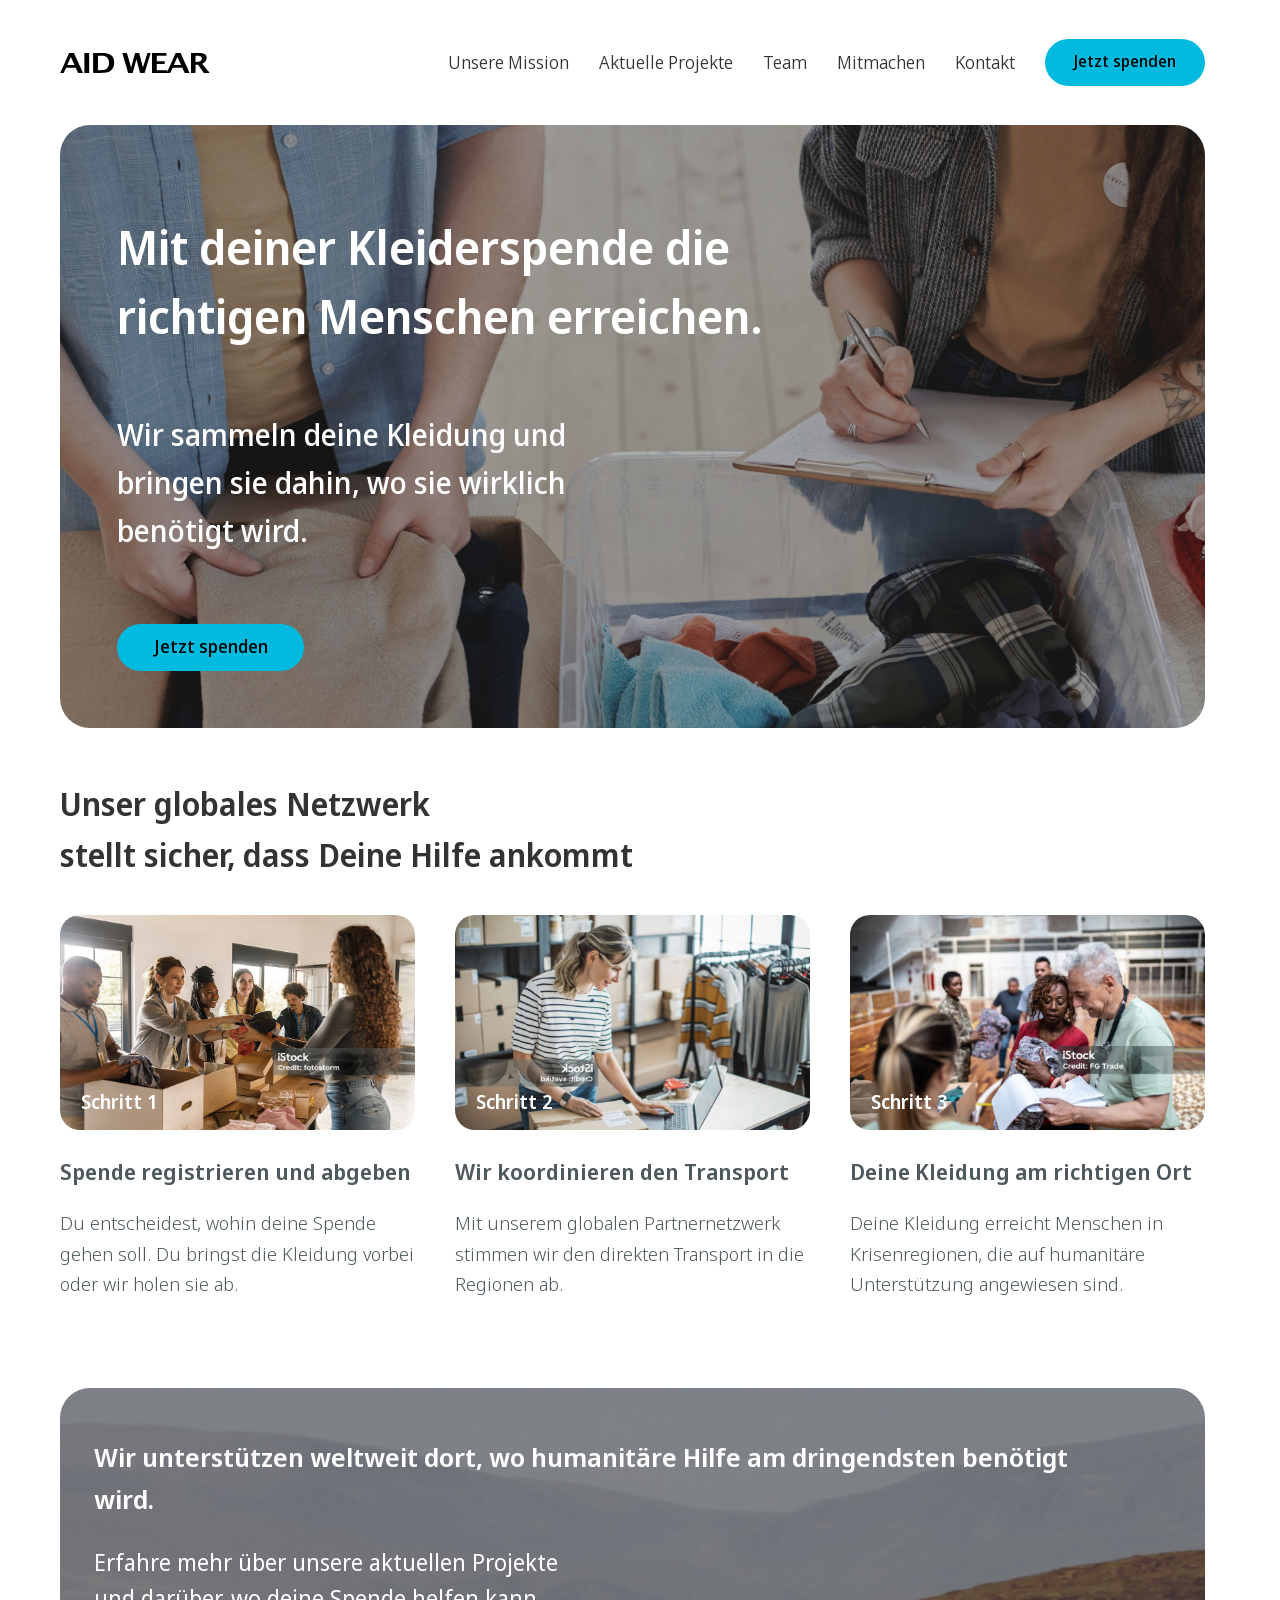
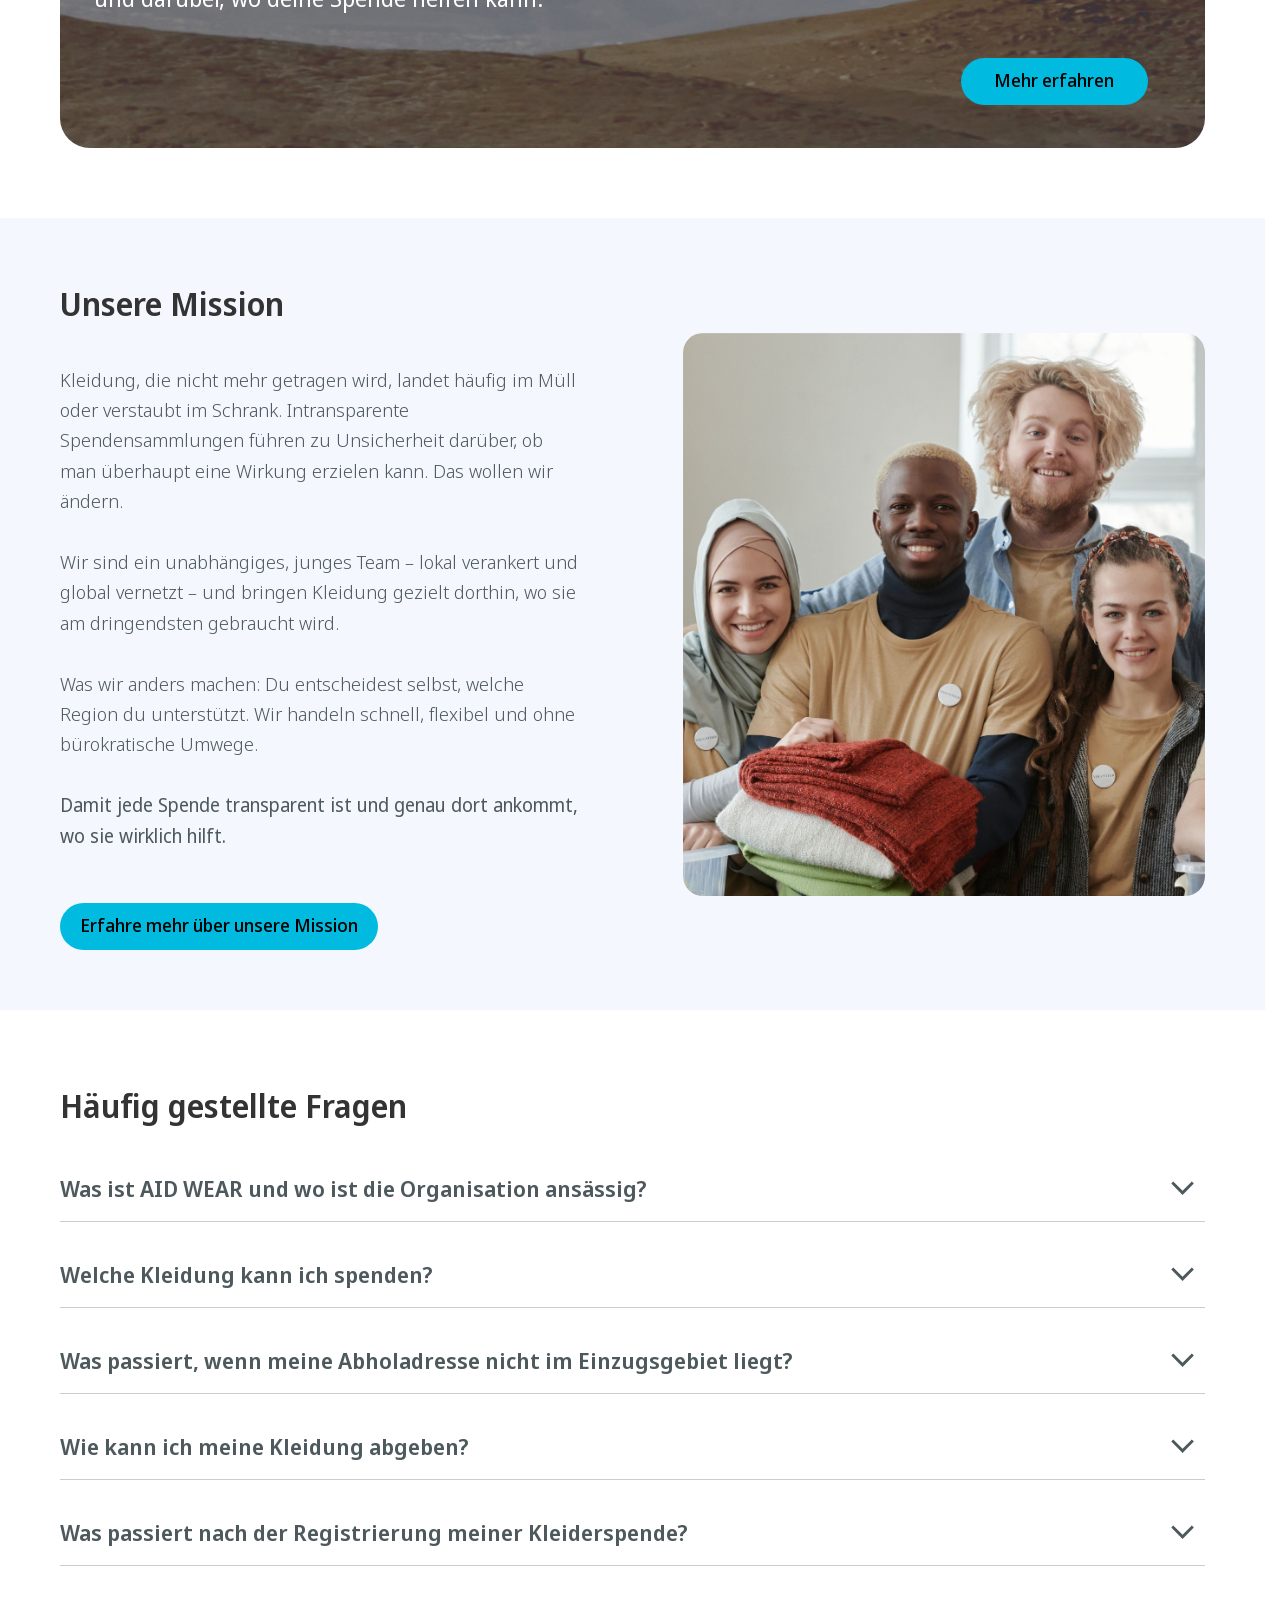
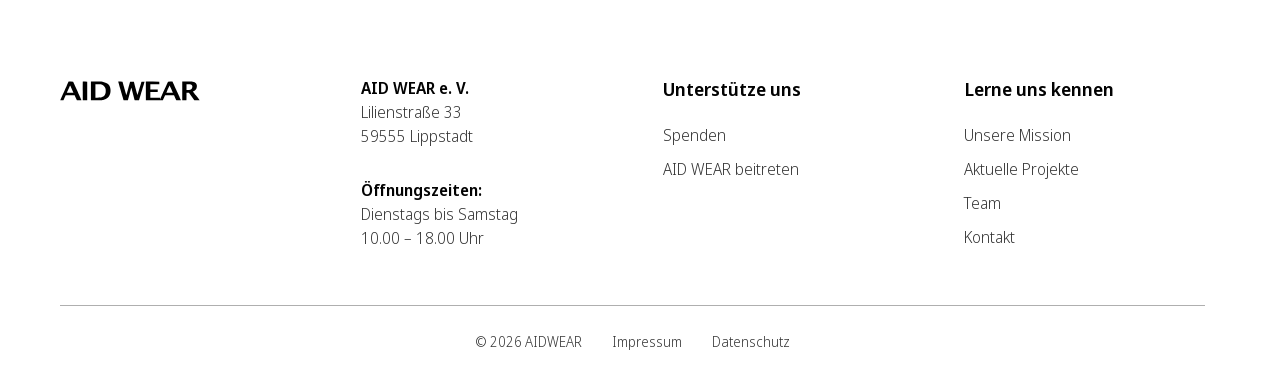
<file: index.html>
<!DOCTYPE html>
<html lang="de">
<head>
    <meta charset="UTF-8">
    <meta name="viewport" content="width=device-width, initial-scale=1.0">
    <title>Die transparente Kleiderspende⎪AID WEAR</title>
    <link rel="icon" href="favicon.png" type="image/png">
    <link rel="preconnect" href="https://fonts.googleapis.com">
    <link rel="preconnect" href="https://fonts.gstatic.com" crossorigin>
    <link href="https://fonts.googleapis.com/css2?family=Noto+Sans+Display:ital,wght@0,100..900;1,100..900&display=swap" rel="stylesheet"/>
    <link rel="stylesheet" href="css/normalize.css"/>
    <link rel="stylesheet" href="css/styles.css"/>
</head>
<body>    

<nav class="nav container">
    <a href="index.html" class="logo-link">
    <svg class="icon-logo">
    <use href="sources/sprite.svg#Logo">
    </use>
</svg>
</a>
    <div class="nav-toggler"> 
    <svg class="icon-menu icon-menu--open">
    <use href="sources/sprite.svg#menu_open">
    </use>
</svg>
<svg class="icon-menu icon-menu--close">
    <use href="sources/sprite.svg#menu_close">
    </use>
</svg>
</div>
<ul class="list nav-list">
    <li class="nav-items"><a href="#">Unsere Mission</a></li>
    <li class="nav-items"><a href="#">Aktuelle Projekte</a></li>
    <li class="nav-items"><a href="#">Team</a></li>
    <li class="nav-items"><a href="#">Mitmachen</a></li>
    <li class="nav-items"><a href="#">Kontakt</a></li>
    <li><a href="spende.html" class="button">Jetzt spenden</a></li>
</ul>
</nav>

<div class="container">
<div class="hero">
     <div class="hero-content">
        <h1>Mit deiner Kleiderspende die richtigen Menschen erreichen.</h1>
        <p>Wir sammeln deine Kleidung und bringen sie dahin, wo sie wirklich benötigt wird.</p>
        <a href="spende.html" class="button">Jetzt spenden</a>
        </div>
    </div>
</div>

<div class="card-section container">
    <h2>Unser globales Netzwerk <br> stellt sicher, dass Deine Hilfe ankommt</h2>
<div class="card-container">
<article class="card">
    <div class="card-img">
    <img src="sources/Step_one_lp.png" alt="Frau nimmt eine Spende entgegen.">
    <span class="step-label">Schritt 1</span>    
</div>
    <h4>Spende registrieren und abgeben</h4>
    <p>Du entscheidest, wohin deine Spende gehen soll. Du bringst die Kleidung vorbei oder wir holen sie ab.</p>
</article>

<article class="card">
    <div class="card-img">
    <img src="sources/Step_two_lp.png" alt="Frau bedient einen Laptop.">
    <span class="step-label">Schritt 2</span>       
</div>
    <h4>Wir koordinieren den Transport </h4>
    <p>Mit unserem globalen Partnernetzwerk stimmen wir den direkten Transport in die Regionen ab.</p>
</article>

<article class="card">
    <div class="card-img">
    <img src="sources/Step_three_lp.png" alt="Mann mit Klemmbrett in einer Krisenregion.">
    <span class="step-label">Schritt 3</span>        
</div>
    <h4>Deine Kleidung am richtigen Ort</h4>
    <p>Deine Kleidung erreicht Menschen in Krisenregionen, die auf humanitäre Unterstützung angewiesen sind.</p>
</article>
</div>
</div>

<div class="container">
<div class="target-banner">
<div class="target-content">
    <h3>Wir unterstützen weltweit dort, wo humanitäre Hilfe am dringendsten benötigt wird.</h3>
    <p><strong>Erfahre mehr über unsere aktuellen Projekte und darüber, wo deine Spende helfen kann.</strong></p>
    <a href="#" class="button">Mehr erfahren</a>
</div>
</div>
</div>

<div class="split-section">
<div class="split-section-container container">
<article class="split-section-content">
    <h2>Unsere Mission</h2>
    <p>Kleidung, die nicht mehr getragen wird, landet häufig im Müll oder verstaubt im Schrank. Intransparente Spendensammlungen führen zu Unsicherheit darüber, ob man überhaupt eine Wirkung erzielen kann. Das wollen wir ändern.
        <br><br>Wir sind ein unabhängiges, junges Team – lokal verankert und global vernetzt – und bringen Kleidung gezielt dorthin, wo sie am dringendsten gebraucht wird.
        <br><br>Was wir anders machen: Du entscheidest selbst, welche Region du unterstützt. Wir handeln schnell, flexibel und ohne bürokratische Umwege. 
        <br><br><strong>Damit jede Spende transparent ist und genau dort ankommt, wo sie wirklich hilft.</strong> </p>
<a href="#" class="button">Erfahre mehr über unsere Mission</a>
</article>

    <div class="split-section-image">
        <img src="sources/Team.jpg" alt="Team Aidwear">
    </div>
</div>
</div>

<div class="collapsible-container container">
    <h2>Häufig gestellte Fragen</h2>

<div class="collapsible">
<header class="collapsible-header">
    <h4 class="collapsible-heading">Was ist AID WEAR und wo ist die Organisation ansässig?</h4>
    <svg class="icon-chevron">
        <use href="sources/sprite.svg#chevron">
        </use>
    </svg>
</header>
<div class="collapsible-content">
<p>AID WEAR ist ein unabhängiger Verein mit Sitz in Lippstadt. Wir sammeln gespendete Kleidung und bringen sie gezielt dorthin, wo sie im Rahmen humanitärer Hilfe benötigt wird. Dabei verbinden wir unsere lokale Arbeit in Lippstadt mit einem globalen Partnernetzwerk. Unser Ziel ist es, Kleidung schnell, transparent und ohne unnötige bürokratische Umwege Menschen in aktuellen Krisengebieten zugänglich zu machen.</p>
</div>
</div>

<div class="collapsible">
    <header class="collapsible-header">
        <h4 class="collapsible-heading">Welche Kleidung kann ich spenden?</h4>
        <svg class="icon-chevron">
            <use href="sources/sprite.svg#chevron">
            </use>
        </svg>
    </header>
    <div class="collapsible-content">
    <p>Bei der Registrierung wählst du die Art der Kleidung aus einer vorgegebenen Liste aus. Dadurch können wir die Spenden besser erfassen und den Transport gezielt koordinieren.</p>
    </div>
    </div>

    <div class="collapsible">
        <header class="collapsible-header">
            <h4 class="collapsible-heading">Was passiert, wenn meine Abholadresse nicht im Einzugsgebiet liegt?</h4>
            <svg class="icon-chevron">
                <use href="sources/sprite.svg#chevron">
                </use>
            </svg>
        </header>
        <div class="collapsible-content">
        <p>Wenn die ersten beiden Ziffern deiner Postleitzahl nicht mit denen der Geschäftsstelle übereinstimmen, kann das Sammelfahrzeug deine Spende nicht abholen. In diesem Fall kannst du deine Kleidung alternativ persönlich an der Geschäftsstelle abgeben.</p>
        </div>
        </div>

        <div class="collapsible">
            <header class="collapsible-header">
                <h4 class="collapsible-heading">Wie kann ich meine Kleidung abgeben?</h4>
                <svg class="icon-chevron">
                    <use href="sources/sprite.svg#chevron">
                    </use>
                </svg>
            </header>
            <div class="collapsible-content">
            <p>Du kannst deine Kleiderspende entweder persönlich an unserer Geschäftsstelle abgeben oder unser Sammelfahrzeug zur Abholung anfordern. In beiden Fällen registrierst du zunächst deine Spende über das Formular.</p>
            </div>
            </div>

            <div class="collapsible">
                <header class="collapsible-header">
                    <h4 class="collapsible-heading">Was passiert nach der Registrierung meiner Kleiderspende?</h4>
                    <svg class="icon-chevron">
                        <use href="sources/sprite.svg#chevron">
                        </use>
                    </svg>
                </header>
                <div class="collapsible-content">
                <p>Nach erfolgreicher Registrierung ist deine Spende erfasst. Bei einer persönlichen Übergabe kannst du die Kleidung an der Geschäftsstelle abgeben. Bei einer Abholung stimmen wir den genauen Termin telefonisch mit dir ab. Anschließend wird die Kleidung gezielt dorthin gebracht, wo sie benötigt wird.</p>
                </div>
                </div>

</div>

<footer class="footer">
    <div class="container">
<div class="footer-grid">

            <svg class="icon-logo">
            <use href="sources/sprite.svg#Logo">
            </use>
        </svg>

    <div class="footer-column footer-address">
        <p>
          <strong>AID WEAR e. V.</strong><br>
          Lilienstraße 33<br>
          59555 Lippstadt
        </p>
  
        <p>
          <strong>Öffnungszeiten:</strong><br>
          Dienstags bis Samstag<br>
          10.00 – 18.00 Uhr
        </p>
      </div> 

      <nav class="footer-column" aria-label="Unterstütze uns">
        <h3>Unterstütze uns</h3>
        <ul>
          <li><a href="spende.html">Spenden</a></li>
          <li><a href="#">AID WEAR beitreten</a></li>
        </ul>
      </nav>

      <nav class="footer-column" aria-label="Lerne uns kennen">
        <h3>Lerne uns kennen</h3>
        <ul>
          <li><a href="#">Unsere Mission</a></li>
          <li><a href="#">Aktuelle Projekte</a></li>
          <li><a href="#">Team</a></li>
          <li><a href="#">Kontakt</a></li>
        </ul>
      </nav>
  
    </div>

    <div class="footer-divider"></div>

    <div class="footer-bottom">
        <nav aria-label="Rechtliche Informationen">
          <ul>
            <li>© 2026 AIDWEAR </li>
            <li><a href="impressum.html">Impressum</a></li>
            <li><a href="datenschutz.html">Datenschutz</a></li>
          </ul>
        </nav>
    </div>
</div>
</footer>

<script src="js/main.js"></script>

</body>
</html>
</file>
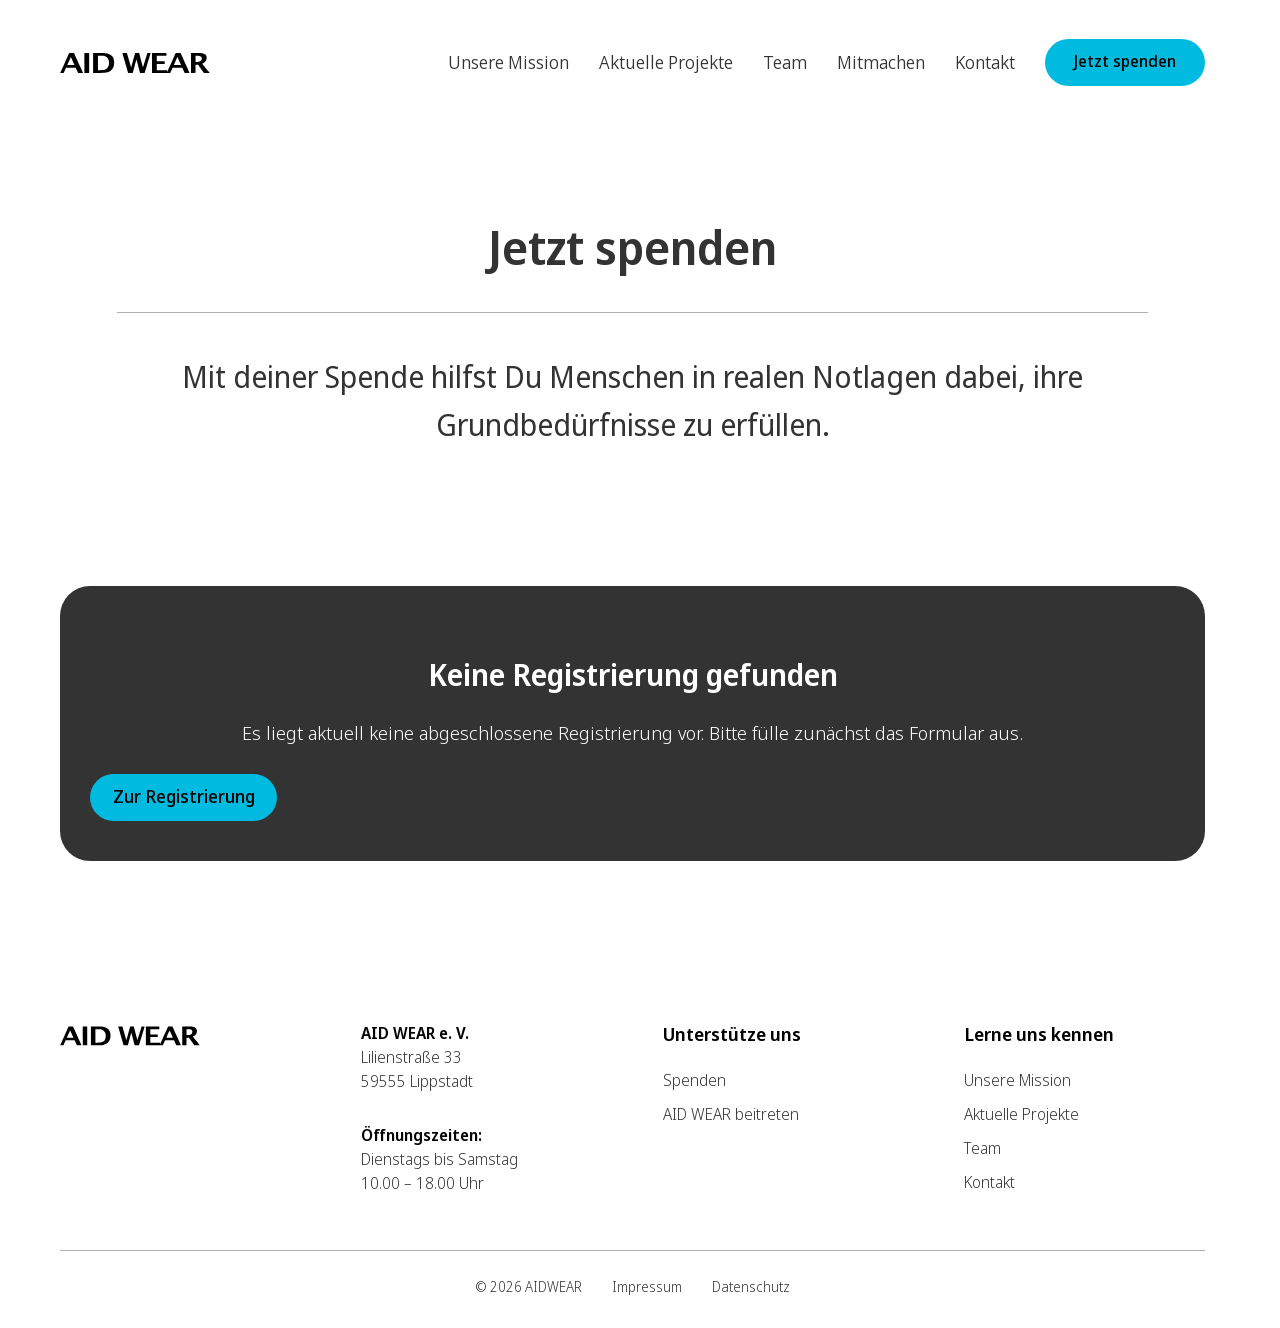
<file: bestaetigung.html>
<!DOCTYPE html>
<html lang="de">
<head>
    <meta charset="UTF-8">
    <meta name="viewport" content="width=device-width, initial-scale=1.0">
    <title>Registrierung bestätigt⎪AID WEAR</title>
    <link rel="icon" href="favicon.png" type="image/png">
    <link rel="preconnect" href="https://fonts.googleapis.com">
    <link rel="preconnect" href="https://fonts.gstatic.com" crossorigin>
    <link href="https://fonts.googleapis.com/css2?family=Noto+Sans+Display:ital,wght@0,100..900;1,100..900&display=swap" rel="stylesheet"/>
    <link rel="stylesheet" href="css/normalize.css"/>
    <link rel="stylesheet" href="css/styles.css"/>
    <link rel="stylesheet" href="css/confirmation.css"/>
</head>
<body>

<nav class="nav container">
    <a href="index.html" class="logo-link">
    <svg class="icon-logo">
    <use href="sources/sprite.svg#Logo">
    </use>
</svg>
</a>
    <div class="nav-toggler">
    <svg class="icon-menu icon-menu--open">
    <use href="sources/sprite.svg#menu_open">
    </use>
</svg>
<svg class="icon-menu icon-menu--close">
    <use href="sources/sprite.svg#menu_close">
    </use>
</svg>
</div>
<ul class="list nav-list">
    <li class="nav-items"><a href="#">Unsere Mission</a></li>
    <li class="nav-items"><a href="#">Aktuelle Projekte</a></li>
    <li class="nav-items"><a href="#">Team</a></li>
    <li class="nav-items"><a href="#">Mitmachen</a></li>
    <li class="nav-items"><a href="#">Kontakt</a></li>
    <li><a href="spende.html" class="button">Jetzt spenden</a></li>
</ul>
</nav>

<div class="container">
  <div class="hero hero--text-only">
    <div class="hero-content">
      <h1>Jetzt spenden</h1>
      <div class="hero-content-divider"></div>
      <p>Mit deiner Spende hilfst Du Menschen in realen Notlagen dabei, ihre Grundbedürfnisse zu erfüllen.</p>
    </div>
  </div>
</div>

<div class="container confirmation">
  <section class="confirmation-box" id="confirmation-box" aria-live="polite">
    <!-- wird per JavaScript aus sessionStorage befüllt -->
  </section>
</div>

<footer class="footer">
    <div class="container">
<div class="footer-grid">

            <svg class="icon-logo">
            <use href="sources/sprite.svg#Logo">
            </use>
        </svg>

    <div class="footer-column footer-address">
        <p>
          <strong>AID WEAR e. V.</strong><br>
          Lilienstraße 33<br>
          59555 Lippstadt
        </p>

        <p>
          <strong>Öffnungszeiten:</strong><br>
          Dienstags bis Samstag<br>
          10.00 – 18.00 Uhr
        </p>
      </div>

      <nav class="footer-column" aria-label="Unterstütze uns">
        <h3>Unterstütze uns</h3>
        <ul>
          <li><a href="spende.html">Spenden</a></li>
          <li><a href="#">AID WEAR beitreten</a></li>
        </ul>
      </nav>

      <nav class="footer-column" aria-label="Lerne uns kennen">
        <h3>Lerne uns kennen</h3>
        <ul>
          <li><a href="#">Unsere Mission</a></li>
          <li><a href="#">Aktuelle Projekte</a></li>
          <li><a href="#">Team</a></li>
          <li><a href="#">Kontakt</a></li>
        </ul>
      </nav>

    </div>

    <div class="footer-divider"></div>

    <div class="footer-bottom">
        <nav aria-label="Rechtliche Informationen">
          <ul>
            <li>© 2026 AIDWEAR </li>
            <li><a href="impressum.html">Impressum</a></li>
            <li><a href="datenschutz.html">Datenschutz</a></li>
          </ul>
        </nav>
    </div>
</div>
</footer>
<script src="js/main.js"></script>
<script src="js/confirmation.js"></script>

</body>
</html>
</file>
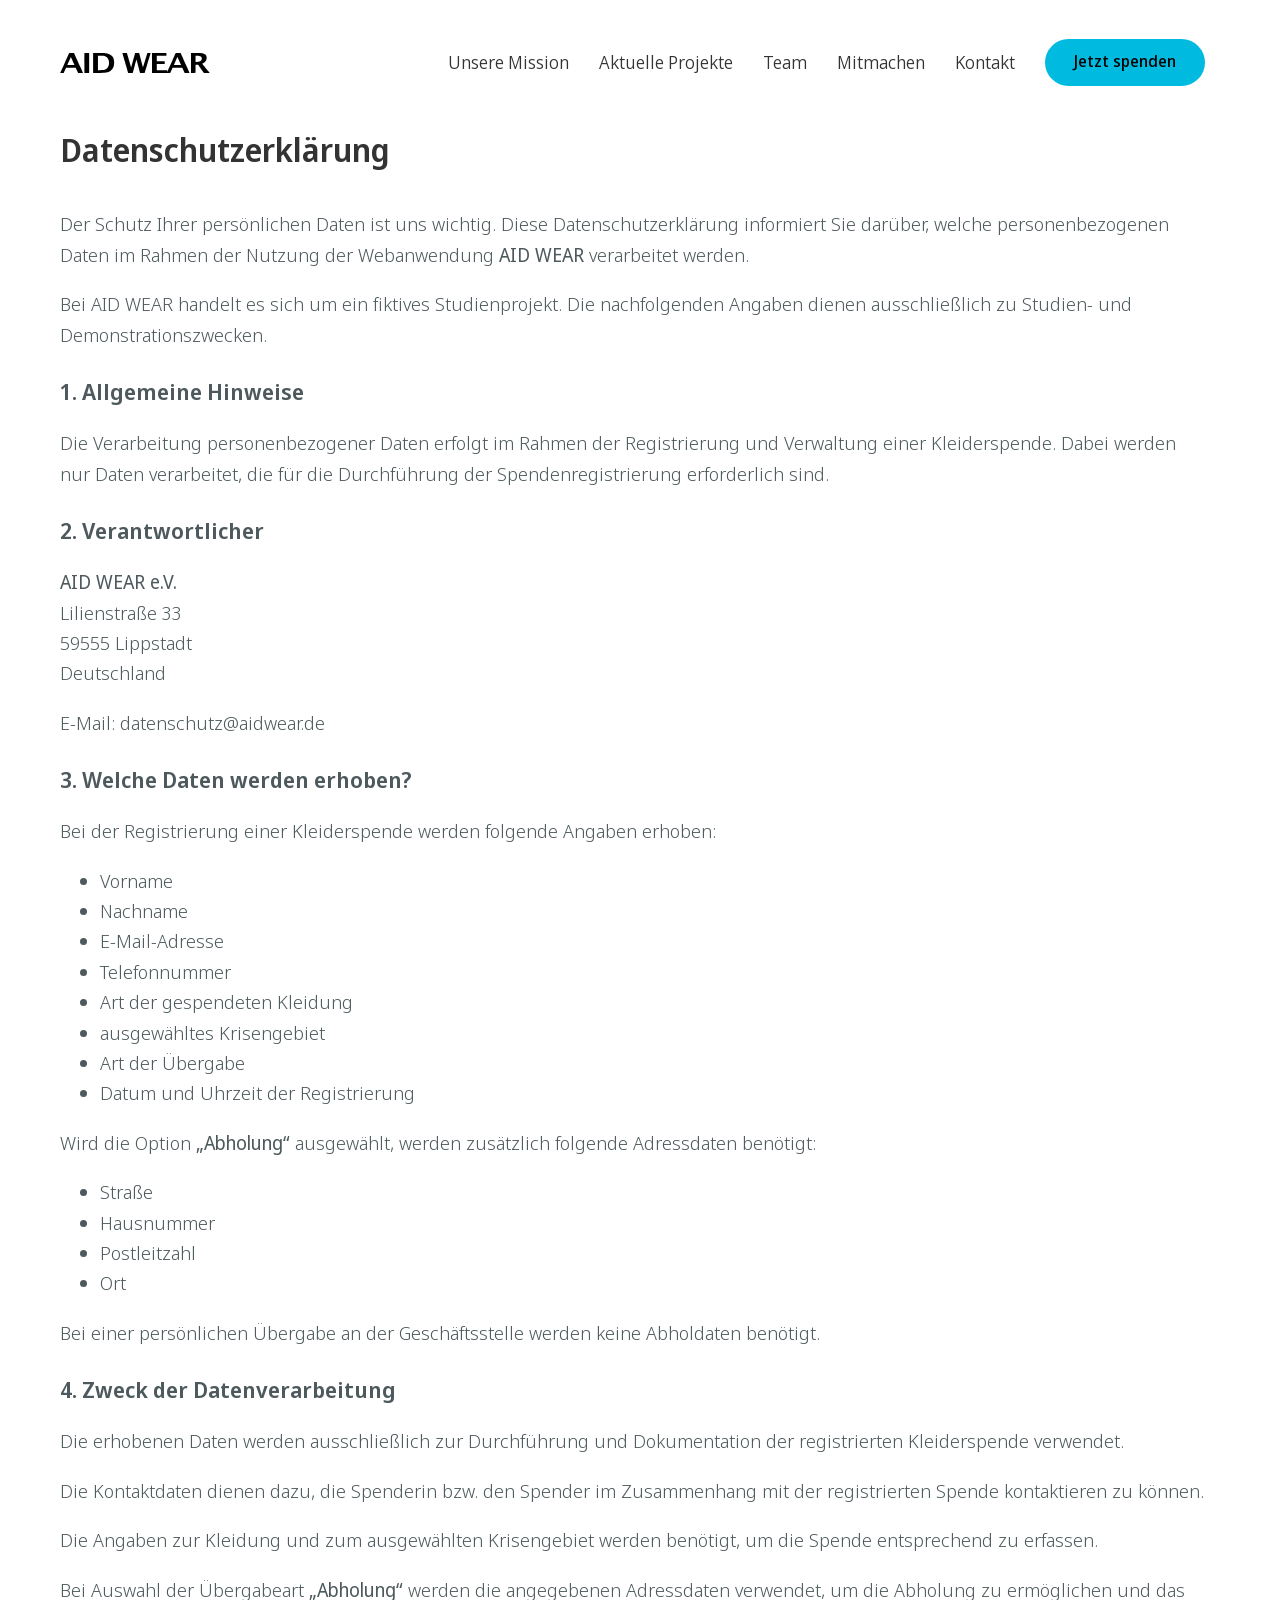
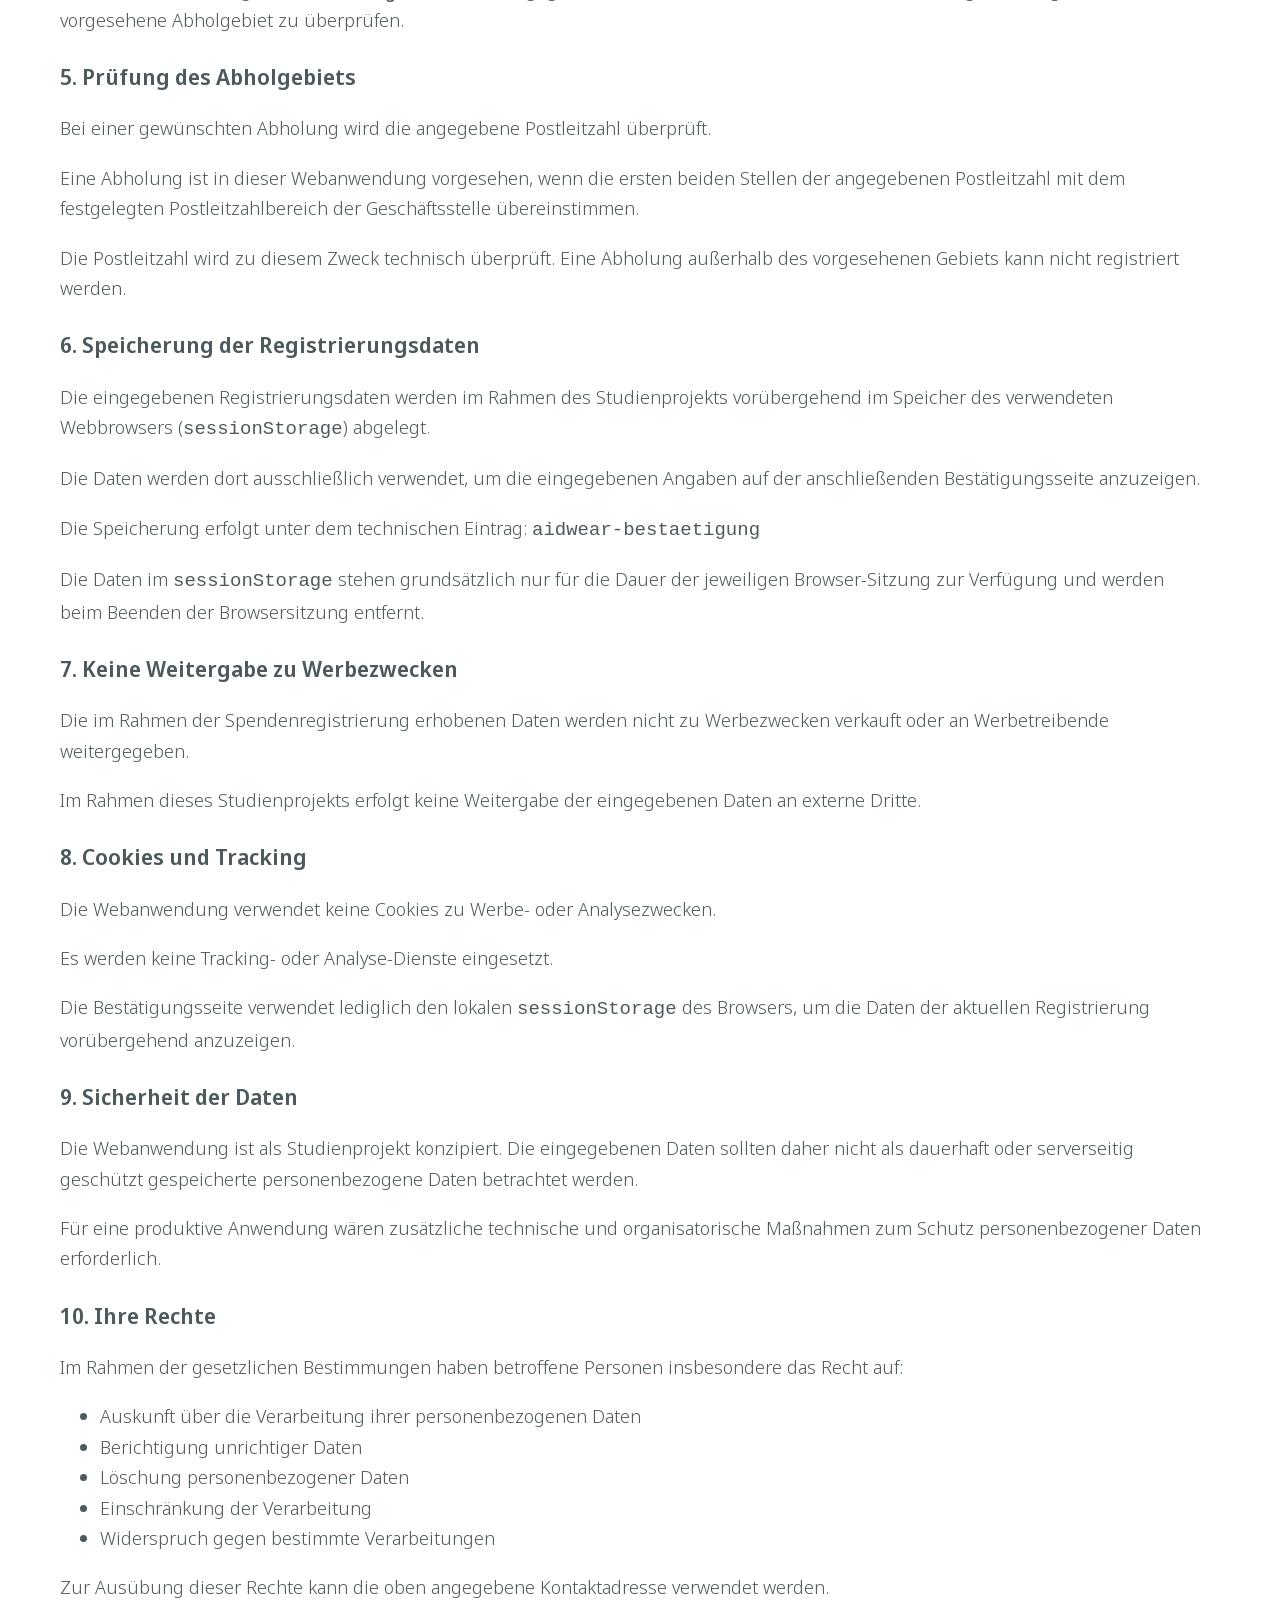
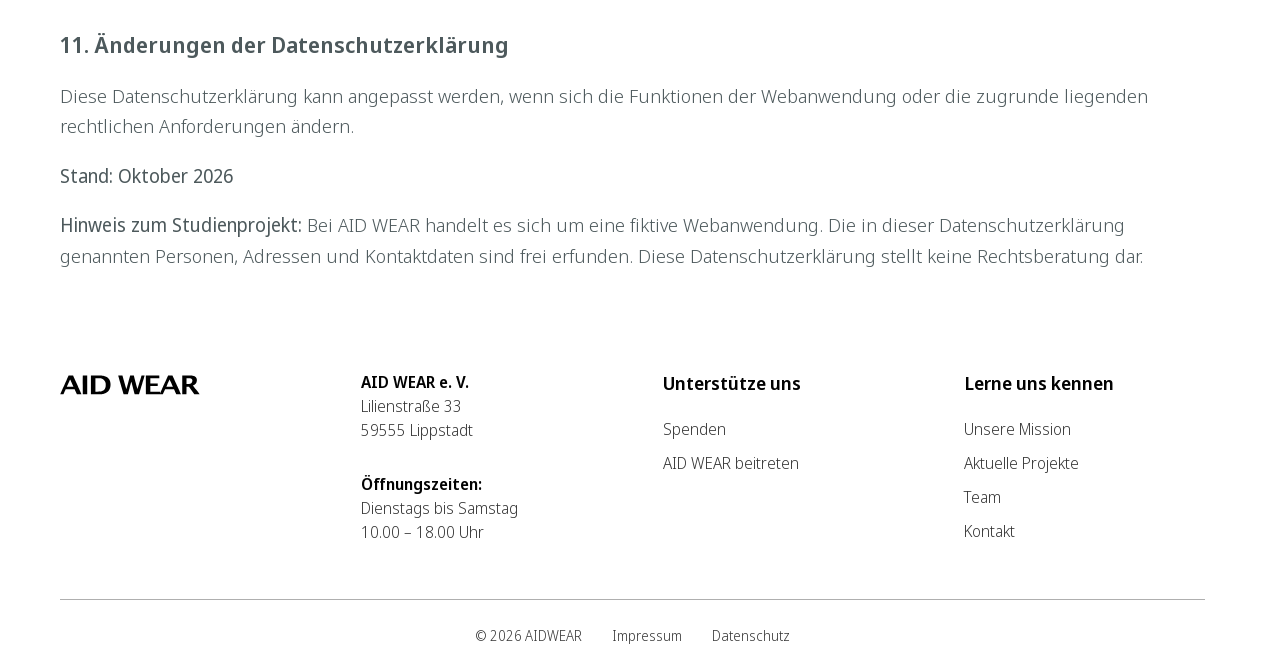
<file: datenschutz.html>
<!DOCTYPE html>
<html lang="de">
<head>
    <meta charset="UTF-8">
    <meta name="viewport" content="width=device-width, initial-scale=1.0">
    <title>Datenschutz⎪AID WEAR</title>
    <link rel="icon" href="favicon.png" type="image/png">
    <link rel="preconnect" href="https://fonts.googleapis.com">
    <link rel="preconnect" href="https://fonts.gstatic.com" crossorigin>
    <link href="https://fonts.googleapis.com/css2?family=Noto+Sans+Display:ital,wght@0,100..900;1,100..900&display=swap" rel="stylesheet"/>
    <link rel="stylesheet" href="css/normalize.css"/>
    <link rel="stylesheet" href="css/styles.css"/>
</head>
<body>

<nav class="nav container">
    <a href="index.html" class="logo-link">
    <svg class="icon-logo">
    <use href="sources/sprite.svg#Logo">
    </use>
</svg>
</a>
    <div class="nav-toggler"> 
    <svg class="icon-menu icon-menu--open">
    <use href="sources/sprite.svg#menu_open">
    </use>
</svg>
<svg class="icon-menu icon-menu--close">
    <use href="sources/sprite.svg#menu_close">
    </use>
</svg>
</div>
<ul class="list nav-list">
    <li class="nav-items"><a href="#">Unsere Mission</a></li>
    <li class="nav-items"><a href="#">Aktuelle Projekte</a></li>
    <li class="nav-items"><a href="#">Team</a></li>
    <li class="nav-items"><a href="#">Mitmachen</a></li>
    <li class="nav-items"><a href="#">Kontakt</a></li>
    <li><a href="spende.html" class="button">Jetzt spenden</a></li>
</ul>
</nav>

<main>
  <div class="text-container">

        <h1>Datenschutzerklärung</h1>
    
        <p>
            Der Schutz Ihrer persönlichen Daten ist uns wichtig. Diese
            Datenschutzerklärung informiert Sie darüber, welche personenbezogenen
            Daten im Rahmen der Nutzung der Webanwendung <strong>AID WEAR</strong>
            verarbeitet werden.
        </p>
    
        <p>
            Bei AID WEAR handelt es sich um ein fiktives Studienprojekt. Die
            nachfolgenden Angaben dienen ausschließlich zu Studien- und
            Demonstrationszwecken.
        </p>
    
        <h4>1. Allgemeine Hinweise</h4>
    
        <p>
            Die Verarbeitung personenbezogener Daten erfolgt im Rahmen der
            Registrierung und Verwaltung einer Kleiderspende. Dabei werden nur
            Daten verarbeitet, die für die Durchführung der Spendenregistrierung
            erforderlich sind.
        </p>
    
        <h4>2. Verantwortlicher</h4>
    
        <p>
            <strong>AID WEAR e.V.</strong><br>
            Lilienstraße 33<br>
           59555 Lippstadt<br>
            Deutschland
        </p>
    
        <p>
            E-Mail:
                datenschutz@aidwear.de
        </p>
    
        <h4>3. Welche Daten werden erhoben?</h4>
    
        <p>
            Bei der Registrierung einer Kleiderspende werden folgende Angaben
            erhoben:
        </p>
    
        <ul>
            <li>Vorname</li>
            <li>Nachname</li>
            <li>E-Mail-Adresse</li>
            <li>Telefonnummer</li>
            <li>Art der gespendeten Kleidung</li>
            <li>ausgewähltes Krisengebiet</li>
            <li>Art der Übergabe</li>
            <li>Datum und Uhrzeit der Registrierung</li>
        </ul>
    
        <p>
            Wird die Option <strong>„Abholung“</strong> ausgewählt, werden
            zusätzlich folgende Adressdaten benötigt:
        </p>
    
        <ul>
            <li>Straße</li>
            <li>Hausnummer</li>
            <li>Postleitzahl</li>
            <li>Ort</li>
        </ul>
    
        <p>
            Bei einer persönlichen Übergabe an der Geschäftsstelle werden keine
            Abholdaten benötigt.
        </p>
    
        <h4>4. Zweck der Datenverarbeitung</h4>
    
        <p>
            Die erhobenen Daten werden ausschließlich zur Durchführung und
            Dokumentation der registrierten Kleiderspende verwendet.
        </p>
    
        <p>
            Die Kontaktdaten dienen dazu, die Spenderin bzw. den Spender im
            Zusammenhang mit der registrierten Spende kontaktieren zu können.
        </p>
    
        <p>
            Die Angaben zur Kleidung und zum ausgewählten Krisengebiet werden
            benötigt, um die Spende entsprechend zu erfassen.
        </p>
    
        <p>
            Bei Auswahl der Übergabeart <strong>„Abholung“</strong> werden die
            angegebenen Adressdaten verwendet, um die Abholung zu ermöglichen
            und das vorgesehene Abholgebiet zu überprüfen.
        </p>
    
        <h4>5. Prüfung des Abholgebiets</h4>
    
        <p>
            Bei einer gewünschten Abholung wird die angegebene Postleitzahl
            überprüft.
        </p>
    
        <p>
            Eine Abholung ist in dieser Webanwendung vorgesehen, wenn die ersten
            beiden Stellen der angegebenen Postleitzahl mit dem festgelegten
            Postleitzahlbereich der Geschäftsstelle übereinstimmen.
        </p>
    
        <p>
            Die Postleitzahl wird zu diesem Zweck technisch überprüft. Eine
            Abholung außerhalb des vorgesehenen Gebiets kann nicht registriert
            werden.
        </p>
    
        <h4>6. Speicherung der Registrierungsdaten</h4>
    
        <p>
            Die eingegebenen Registrierungsdaten werden im Rahmen des
            Studienprojekts vorübergehend im Speicher des verwendeten
            Webbrowsers (<code>sessionStorage</code>) abgelegt.
        </p>
    
        <p>
            Die Daten werden dort ausschließlich verwendet, um die eingegebenen
            Angaben auf der anschließenden Bestätigungsseite anzuzeigen.
        </p>
    
        <p>
            Die Speicherung erfolgt unter dem technischen Eintrag:
            <code>aidwear-bestaetigung</code>
        </p>
    
        <p>
            Die Daten im <code>sessionStorage</code> stehen grundsätzlich nur für
            die Dauer der jeweiligen Browser-Sitzung zur Verfügung und werden
            beim Beenden der Browsersitzung entfernt.
        </p>
    
        <h4>7. Keine Weitergabe zu Werbezwecken</h4>
    
        <p>
            Die im Rahmen der Spendenregistrierung erhobenen Daten werden nicht
            zu Werbezwecken verkauft oder an Werbetreibende weitergegeben.
        </p>
    
        <p>
            Im Rahmen dieses Studienprojekts erfolgt keine Weitergabe der
            eingegebenen Daten an externe Dritte.
        </p>
    
        <h4>8. Cookies und Tracking</h4>
    
        <p>
            Die Webanwendung verwendet keine Cookies zu Werbe- oder
            Analysezwecken.
        </p>
    
        <p>
            Es werden keine Tracking- oder Analyse-Dienste eingesetzt.
        </p>
    
        <p>
            Die Bestätigungsseite verwendet lediglich den lokalen
            <code>sessionStorage</code> des Browsers, um die Daten der aktuellen
            Registrierung vorübergehend anzuzeigen.
        </p>
    
        <h4>9. Sicherheit der Daten</h4>
    
        <p>
            Die Webanwendung ist als Studienprojekt konzipiert. Die eingegebenen
            Daten sollten daher nicht als dauerhaft oder serverseitig geschützt
            gespeicherte personenbezogene Daten betrachtet werden.
        </p>
    
        <p>
            Für eine produktive Anwendung wären zusätzliche technische und
            organisatorische Maßnahmen zum Schutz personenbezogener Daten
            erforderlich.
        </p>
    
        <h4>10. Ihre Rechte</h4>
    
        <p>
            Im Rahmen der gesetzlichen Bestimmungen haben betroffene Personen
            insbesondere das Recht auf:
        </p>
    
        <ul>
            <li>Auskunft über die Verarbeitung ihrer personenbezogenen Daten</li>
            <li>Berichtigung unrichtiger Daten</li>
            <li>Löschung personenbezogener Daten</li>
            <li>Einschränkung der Verarbeitung</li>
            <li>Widerspruch gegen bestimmte Verarbeitungen</li>
        </ul>
    
        <p>
            Zur Ausübung dieser Rechte kann die oben angegebene Kontaktadresse
            verwendet werden.
        </p>
    
        <h4>11. Änderungen der Datenschutzerklärung</h4>
    
        <p>
            Diese Datenschutzerklärung kann angepasst werden, wenn sich die
            Funktionen der Webanwendung oder die zugrunde liegenden rechtlichen
            Anforderungen ändern.
        </p>
    
        <p>
            <strong>Stand: Oktober 2026</strong>
        </p>
    
        <p class="privacy-note">
            <strong>Hinweis zum Studienprojekt:</strong>
            Bei AID WEAR handelt es sich um eine fiktive Webanwendung. Die in
            dieser Datenschutzerklärung genannten Personen, Adressen und
            Kontaktdaten sind frei erfunden. Diese Datenschutzerklärung stellt
            keine Rechtsberatung dar.
        </p>
    
  </div>
</main>

<footer class="footer">
    <div class="container">
<div class="footer-grid">

            <svg class="icon-logo">
            <use href="sources/sprite.svg#Logo">
            </use>
        </svg>

    <div class="footer-column footer-address">
        <p>
          <strong>AID WEAR e. V.</strong><br>
          Lilienstraße 33<br>
          59555 Lippstadt
        </p>
  
        <p>
          <strong>Öffnungszeiten:</strong><br>
          Dienstags bis Samstag<br>
          10.00 – 18.00 Uhr
        </p>
      </div> 

      <nav class="footer-column" aria-label="Unterstütze uns">
        <h3>Unterstütze uns</h3>
        <ul>
          <li><a href="spende.html">Spenden</a></li>
          <li><a href="#">AID WEAR beitreten</a></li>
        </ul>
      </nav>

      <nav class="footer-column" aria-label="Lerne uns kennen">
        <h3>Lerne uns kennen</h3>
        <ul>
          <li><a href="#">Unsere Mission</a></li>
          <li><a href="#">Aktuelle Projekte</a></li>
          <li><a href="#">Team</a></li>
          <li><a href="#">Kontakt</a></li>
        </ul>
      </nav>
  
    </div>

    <div class="footer-divider"></div>

    <div class="footer-bottom">
        <nav aria-label="Rechtliche Informationen">
          <ul>
            <li>© 2026 AIDWEAR </li>
            <li><a href="impressum.html">Impressum</a></li>
            <li><a href="datenschutz.html">Datenschutz</a></li>
          </ul>
        </nav>
    </div>
</div>
</footer>

<script src="js/main.js"></script>

</body>
</html>
</file>
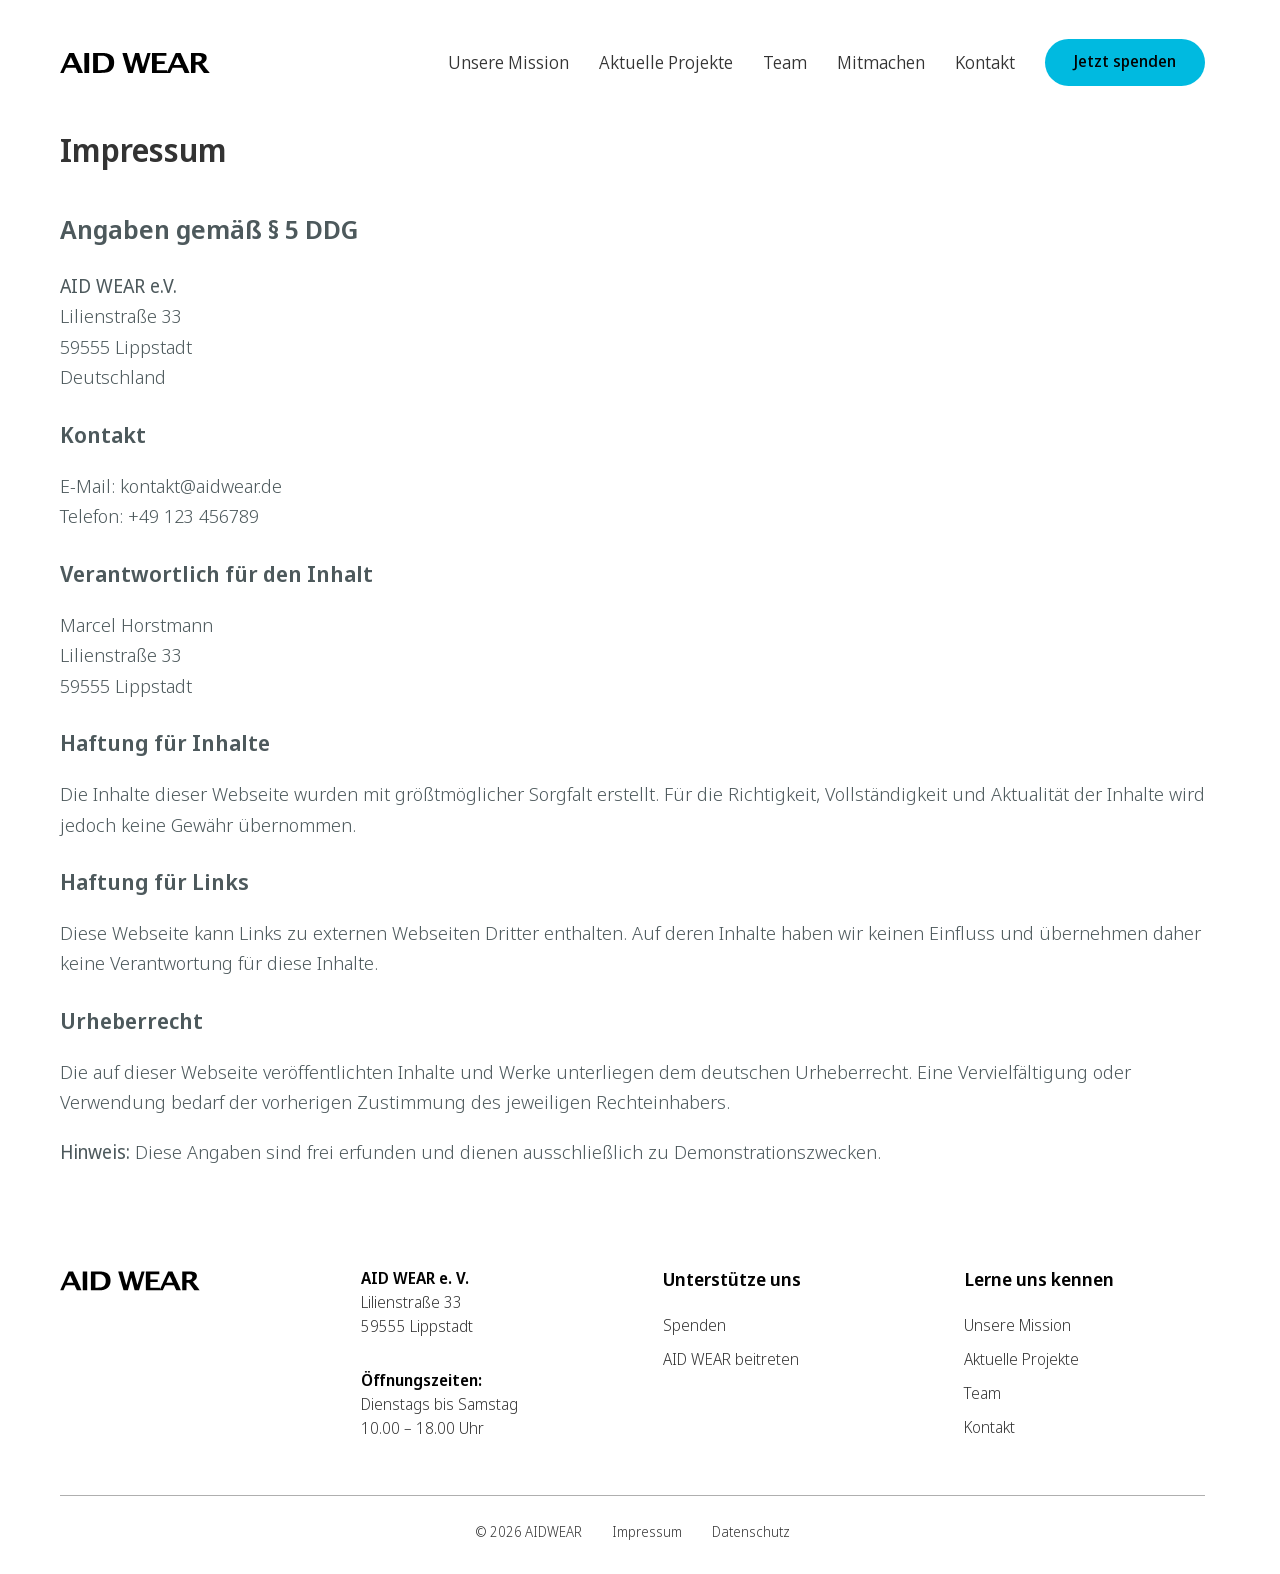
<file: impressum.html>
<!DOCTYPE html>
<html lang="de">
<head>
    <meta charset="UTF-8">
    <meta name="viewport" content="width=device-width, initial-scale=1.0">
    <title>Impressum⎪AID WEAR</title>
    <link rel="icon" href="favicon.png" type="image/png">
    <link rel="preconnect" href="https://fonts.googleapis.com">
    <link rel="preconnect" href="https://fonts.gstatic.com" crossorigin>
    <link href="https://fonts.googleapis.com/css2?family=Noto+Sans+Display:ital,wght@0,100..900;1,100..900&display=swap" rel="stylesheet"/>
    <link rel="stylesheet" href="css/normalize.css"/>
    <link rel="stylesheet" href="css/styles.css"/>
</head>
<body>

<nav class="nav container">
    <a href="index.html" class="logo-link">
    <svg class="icon-logo">
    <use href="sources/sprite.svg#Logo">
    </use>
</svg>
</a>
    <div class="nav-toggler"> 
    <svg class="icon-menu icon-menu--open">
    <use href="sources/sprite.svg#menu_open">
    </use>
</svg>
<svg class="icon-menu icon-menu--close">
    <use href="sources/sprite.svg#menu_close">
    </use>
</svg>
</div>
<ul class="list nav-list">
    <li class="nav-items"><a href="#">Unsere Mission</a></li>
    <li class="nav-items"><a href="#">Aktuelle Projekte</a></li>
    <li class="nav-items"><a href="#">Team</a></li>
    <li class="nav-items"><a href="#">Mitmachen</a></li>
    <li class="nav-items"><a href="#">Kontakt</a></li>
    <li><a href="spende.html" class="button">Jetzt spenden</a></li>
</ul>
</nav>

<main>
  <div class="text-container">
    <h1>Impressum</h1>  
    <h3>Angaben gemäß § 5 DDG</h3>
      <p>
          <strong>AID WEAR e.V.</strong><br>
         Lilienstraße 33<br>
          59555 Lippstadt<br>
          Deutschland
      </p>
  
      <h4>Kontakt</h4>
  
      <p>
          E-Mail:
          kontakt@aidwear.de<br>
          Telefon: +49 123 456789
      </p>
  
      <h4>Verantwortlich für den Inhalt</h4>
  
      <p>
          Marcel Horstmann<br>
        Lilienstraße 33<br>
       59555 Lippstadt
      </p>
  
      <h4>Haftung für Inhalte</h4>
  
      <p>
          Die Inhalte dieser Webseite wurden mit größtmöglicher Sorgfalt erstellt.
          Für die Richtigkeit, Vollständigkeit und Aktualität der Inhalte wird
          jedoch keine Gewähr übernommen.
      </p>
  
      <h4>Haftung für Links</h4>
  
      <p>
          Diese Webseite kann Links zu externen Webseiten Dritter enthalten.
          Auf deren Inhalte haben wir keinen Einfluss und übernehmen daher keine
          Verantwortung für diese Inhalte.
      </p>
  
      <h4>Urheberrecht</h4>
  
      <p>
          Die auf dieser Webseite veröffentlichten Inhalte und Werke unterliegen
          dem deutschen Urheberrecht. Eine Vervielfältigung oder Verwendung bedarf
          der vorherigen Zustimmung des jeweiligen Rechteinhabers.
      </p>
  
      <p>
          <strong>Hinweis:</strong>
          Diese Angaben sind frei erfunden und dienen ausschließlich zu Demonstrationszwecken.
      </p>
  </div>
</main>

<footer class="footer">
    <div class="container">
<div class="footer-grid">

            <svg class="icon-logo">
            <use href="sources/sprite.svg#Logo">
            </use>
        </svg>

    <div class="footer-column footer-address">
        <p>
          <strong>AID WEAR e. V.</strong><br>
          Lilienstraße 33<br>
          59555 Lippstadt
        </p>
  
        <p>
          <strong>Öffnungszeiten:</strong><br>
          Dienstags bis Samstag<br>
          10.00 – 18.00 Uhr
        </p>
      </div> 

      <nav class="footer-column" aria-label="Unterstütze uns">
        <h3>Unterstütze uns</h3>
        <ul>
          <li><a href="spende.html">Spenden</a></li>
          <li><a href="#">AID WEAR beitreten</a></li>
        </ul>
      </nav>

      <nav class="footer-column" aria-label="Lerne uns kennen">
        <h3>Lerne uns kennen</h3>
        <ul>
          <li><a href="#">Unsere Mission</a></li>
          <li><a href="#">Aktuelle Projekte</a></li>
          <li><a href="#">Team</a></li>
          <li><a href="#">Kontakt</a></li>
        </ul>
      </nav>
  
    </div>

    <div class="footer-divider"></div>

    <div class="footer-bottom">
        <nav aria-label="Rechtliche Informationen">
          <ul>
            <li>© 2026 AIDWEAR </li>
            <li><a href="impressum.html">Impressum</a></li>
            <li><a href="datenschutz.html">Datenschutz</a></li>
          </ul>
        </nav>
    </div>
</div>
</footer>

<script src="js/main.js"></script>

</body>
</html>
</file>
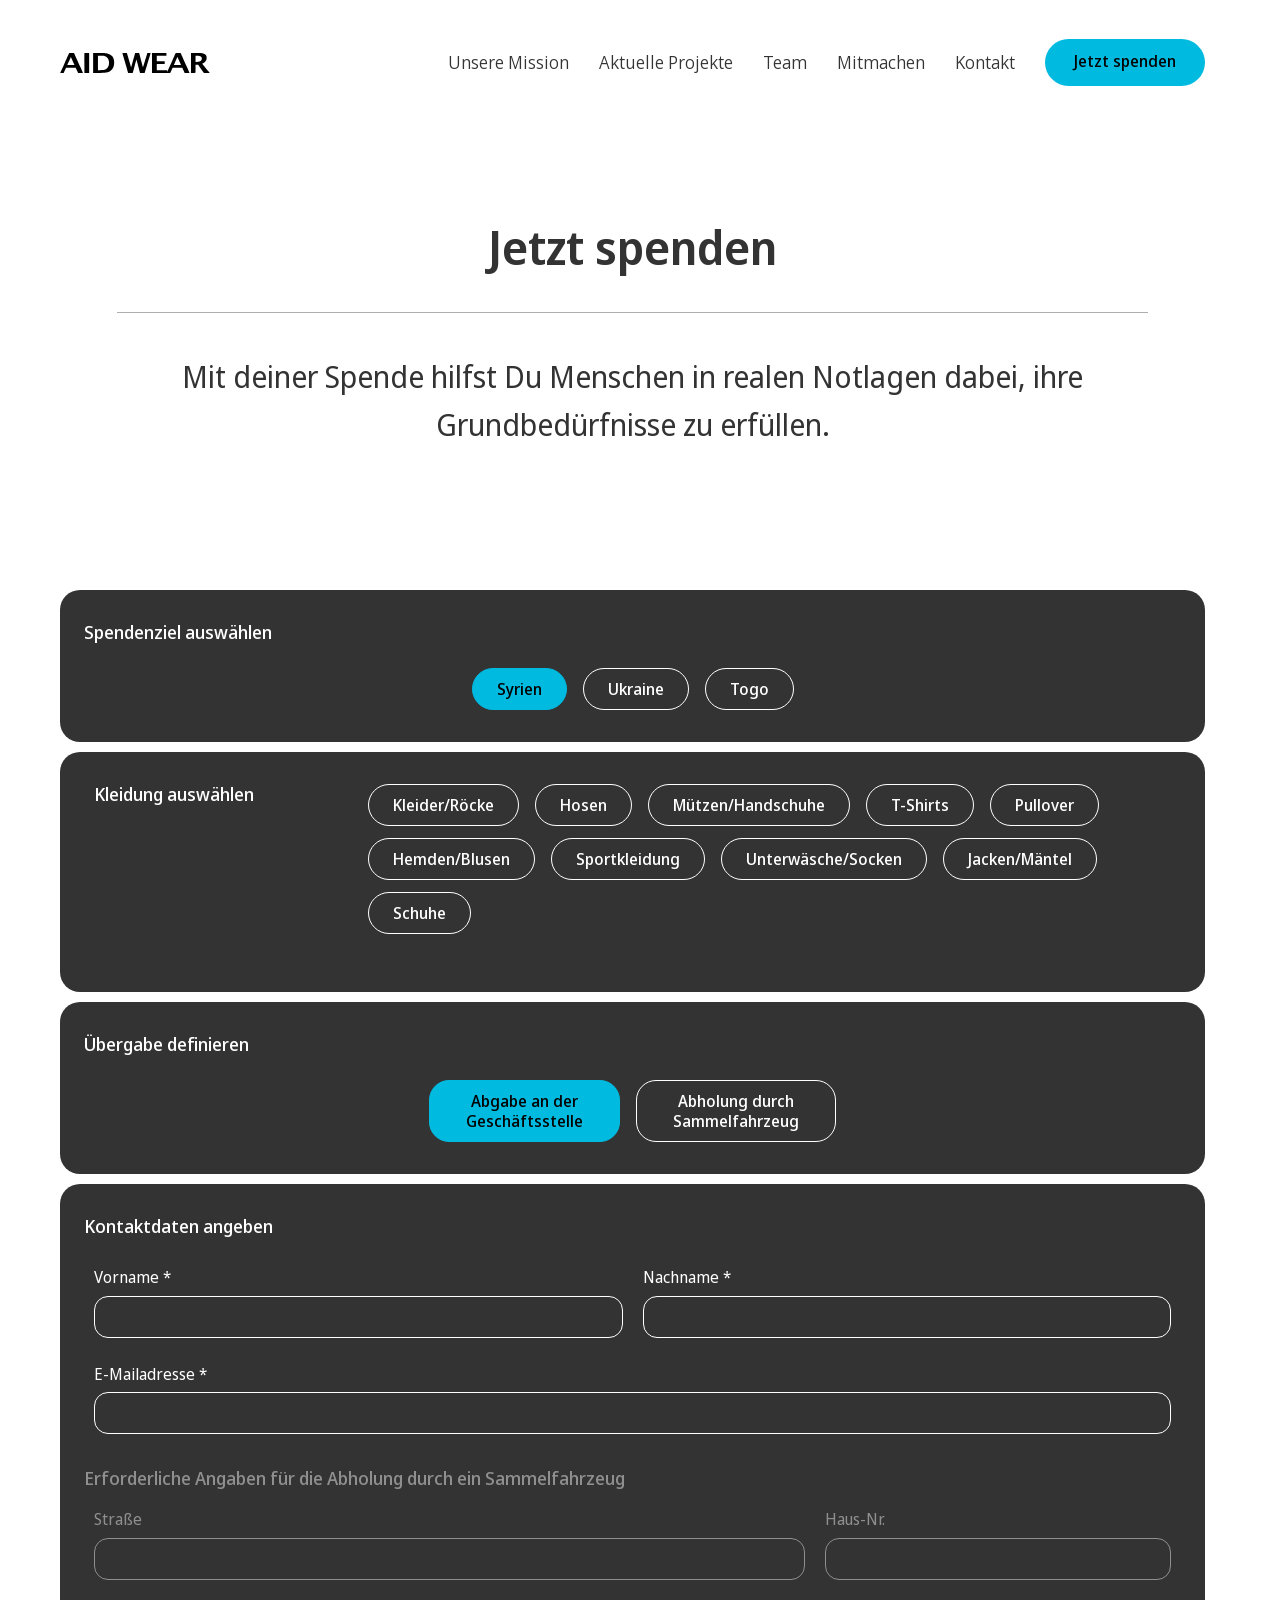
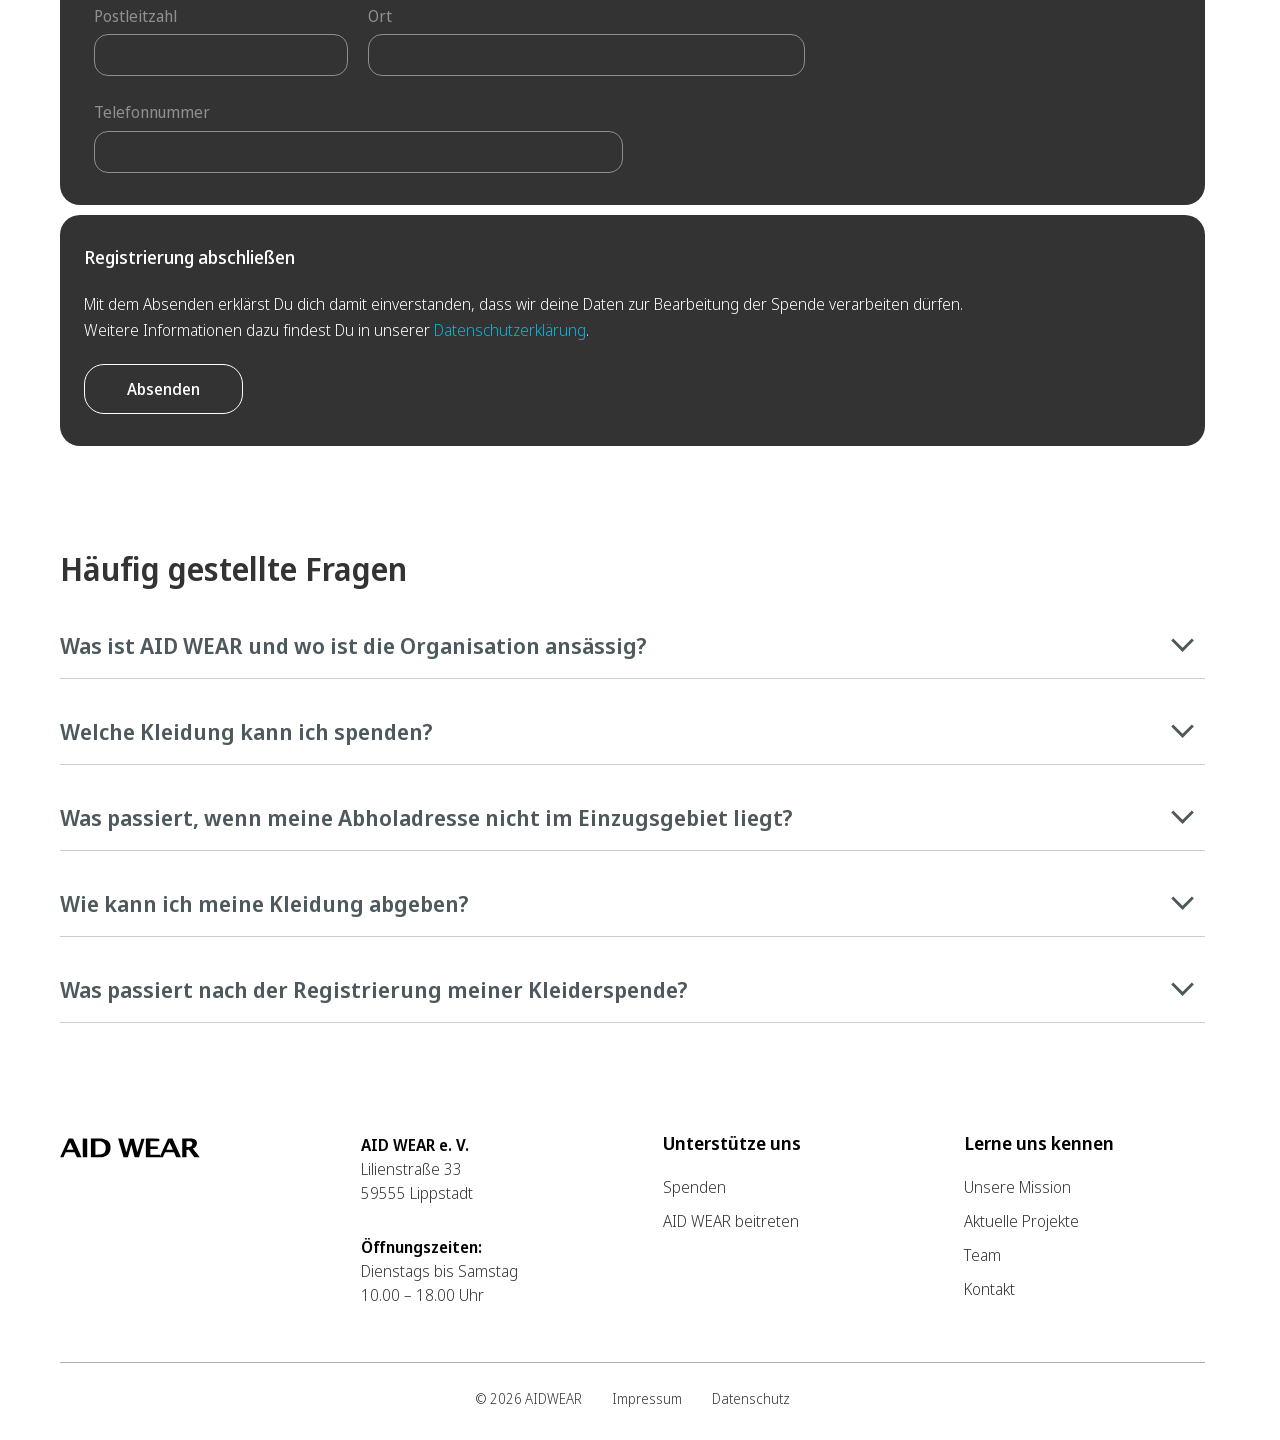
<file: spende.html>
<!DOCTYPE html>
<html lang="de">
<head>
    <meta charset="UTF-8">
    <meta name="viewport" content="width=device-width, initial-scale=1.0">
    <title>Jetzt spenden⎪AID WEAR</title>
    <link rel="icon" href="favicon.png" type="image/png">
    <link rel="preconnect" href="https://fonts.googleapis.com">
    <link rel="preconnect" href="https://fonts.gstatic.com" crossorigin>
    <link href="https://fonts.googleapis.com/css2?family=Noto+Sans+Display:ital,wght@0,100..900;1,100..900&display=swap" rel="stylesheet"/>
    <link href="https://cdn.jsdelivr.net/npm/bootstrap@5.3.8/dist/css/bootstrap.min.css" rel="stylesheet"/>
    <link rel="stylesheet" href="css/normalize.css"/>
    <link rel="stylesheet" href="css/styles.css"/>
    <link rel="stylesheet" href="css/donation-form.css"/>
</head>
<body>
 <nav class="nav container">
    <a href="index.html" class="logo-link">
    <svg class="icon-logo">
    <use href="sources/sprite.svg#Logo">
    </use>
</svg>
</a>
    <div class="nav-toggler"> 
    <svg class="icon-menu icon-menu--open">
    <use href="sources/sprite.svg#menu_open">
    </use>
</svg>
<svg class="icon-menu icon-menu--close">
    <use href="sources/sprite.svg#menu_close">
    </use>
</svg>
</div>
<ul class="list nav-list">
    <li class="nav-items"><a href="#">Unsere Mission</a></li>
    <li class="nav-items"><a href="#">Aktuelle Projekte</a></li>
    <li class="nav-items"><a href="#">Team</a></li>
    <li class="nav-items"><a href="#">Mitmachen</a></li>
    <li class="nav-items"><a href="#">Kontakt</a></li>
    <li><a href="spende.html" class="button">Jetzt spenden</a></li>
</ul>
</nav>

<div class="container">
    <div class="hero hero--text-only">
         <div class="hero-content">
            <h1>Jetzt spenden</h1>
            <div class="hero-content-divider">
            </div>
            <p>Mit deiner Spende hilfst Du Menschen in realen Notlagen dabei, ihre Grundbedürfnisse zu erfüllen.</p>
        </div>
    </div>
</div>

  <form id="donation-form" class="donation-form" novalidate>

  <!-- 1. Spendenziel -->
  <section class="donation-card mb-3" id="sec-1">
    <h2 class="donation-card-title">Spendenziel auswählen</h2>
    <div class="d-flex flex-wrap justify-content-center donation-pill-group" role="radiogroup" aria-label="Spendenziel">
      <input type="radio" class="btn-check" name="ziel" id="ziel-syrien" value="Syrien" checked>
      <label class="btn donation-pill" for="ziel-syrien">Syrien</label>

      <input type="radio" class="btn-check" name="ziel" id="ziel-ukraine" value="Ukraine">
      <label class="btn donation-pill" for="ziel-ukraine">Ukraine</label>

      <input type="radio" class="btn-check" name="ziel" id="ziel-togo" value="Togo">
      <label class="btn donation-pill" for="ziel-togo">Togo</label>
    </div>
  </section>

  <!-- 2. Kleidung -->
  <section class="donation-card mb-3" id="sec-2">
    <div class="row g-3 align-items-start">
      <div class="col-12 col-md-3">
        <h2 class="donation-card-title mb-0">Kleidung auswählen</h2>
      </div>
      <div class="col-12 col-md-9">
        <div class="d-flex flex-wrap donation-pill-group" role="group" aria-label="Kleidung">
          <input type="checkbox" class="btn-check" name="kleidung" id="k-kleider" value="Kleider/Röcke">
          <label class="btn donation-pill" for="k-kleider">Kleider/Röcke</label>

          <input type="checkbox" class="btn-check" name="kleidung" id="k-hosen" value="Hosen">
          <label class="btn donation-pill" for="k-hosen">Hosen</label>

          <input type="checkbox" class="btn-check" name="kleidung" id="k-muetzen" value="Mützen/Handschuhe">
          <label class="btn donation-pill" for="k-muetzen">Mützen/Handschuhe</label>

          <input type="checkbox" class="btn-check" name="kleidung" id="k-tshirts" value="T-Shirts">
          <label class="btn donation-pill" for="k-tshirts">T-Shirts</label>

          <input type="checkbox" class="btn-check" name="kleidung" id="k-pullover" value="Pullover">
          <label class="btn donation-pill" for="k-pullover">Pullover</label>

          <input type="checkbox" class="btn-check" name="kleidung" id="k-hemden" value="Hemden/Blusen">
          <label class="btn donation-pill" for="k-hemden">Hemden/Blusen</label>

          <input type="checkbox" class="btn-check" name="kleidung" id="k-sport" value="Sportkleidung">
          <label class="btn donation-pill" for="k-sport">Sportkleidung</label>

          <input type="checkbox" class="btn-check" name="kleidung" id="k-unterwaesche" value="Unterwäsche/Socken">
          <label class="btn donation-pill" for="k-unterwaesche">Unterwäsche/Socken</label>

          <input type="checkbox" class="btn-check" name="kleidung" id="k-jacken" value="Jacken/Mäntel">
          <label class="btn donation-pill" for="k-jacken">Jacken/Mäntel</label>

          <input type="checkbox" class="btn-check" name="kleidung" id="k-schuhe" value="Schuhe">
          <label class="btn donation-pill" for="k-schuhe">Schuhe</label>
        </div>
      </div>
    </div>
    <div class="donation-msg" aria-live="polite"></div>
  </section>

  <!-- 3. Übergabe -->
  <section class="donation-card mb-3">
    <h2 class="donation-card-title">Übergabe definieren</h2>
    <div class="d-flex flex-wrap justify-content-center donation-pill-group" role="radiogroup" aria-label="Übergabe">
      <input type="radio" class="btn-check" name="uebergabe" id="uebergabe-abgabe" value="Abgabe" checked>
      <label class="btn donation-pill donation-pill-wide" for="uebergabe-abgabe">Abgabe an der<br>Geschäftsstelle</label>

      <input type="radio" class="btn-check" name="uebergabe" id="uebergabe-abholung" value="Abholung">
      <label class="btn donation-pill donation-pill-wide" for="uebergabe-abholung">Abholung durch<br>Sammelfahrzeug</label>
    </div>
  </section>

  <!-- 4. Kontaktdaten -->
  <section class="donation-card mb-3">
    <h2 class="donation-card-title">Kontaktdaten angeben</h2>

    <div class="row g-3 donation-fields">
      <div class="col-12 col-md-6">
        <label for="vorname" class="form-label">Vorname *</label>
        <input type="text" class="form-control donation-input" id="vorname" name="vorname" autocomplete="given-name" required>
      </div>
      <div class="col-12 col-md-6">
        <label for="nachname" class="form-label">Nachname *</label>
        <input type="text" class="form-control donation-input" id="nachname" name="nachname" autocomplete="family-name" required>
      </div>
      <div class="col-12">
        <label for="email" class="form-label">E-Mailadresse *</label>
        <input type="email" class="form-control donation-input" id="email" name="email" autocomplete="email" required>
      </div>
    </div>

    <div class="donation-pickup mt-4" id="pickup">
      <p class="donation-hint">Erforderliche Angaben für die Abholung durch ein Sammelfahrzeug</p>
      <div class="row g-3 donation-fields">
        <div class="col-12 col-md-8">
          <label for="strasse" class="form-label">Straße</label>
          <input type="text" class="form-control donation-input" id="strasse" name="strasse" autocomplete="address-line1">
        </div>
        <div class="col-6 col-md-4">
          <label for="hausnr" class="form-label">Haus-Nr.</label>
          <input type="text" class="form-control donation-input" id="hausnr" name="hausnr" pattern="\d[0-9a-zA-ZÄÖÜäöüß-]*">
        </div>
        <div class="col-6 col-md-3">
          <label for="plz" class="form-label">Postleitzahl</label>
          <input type="text" class="form-control donation-input" id="plz" name="plz" inputmode="numeric" maxlength="5" pattern="\d{5}" autocomplete="postal-code">
        </div>
        <div class="col-12 col-md-5">
          <label for="ort" class="form-label">Ort</label>
          <input type="text" class="form-control donation-input" id="ort" name="ort" autocomplete="address-level2">
        </div>
        <div class="col-12 col-md-6">
          <label for="telefon" class="form-label">Telefonnummer</label>
          <input type="tel" class="form-control donation-input" id="telefon" name="telefon" autocomplete="tel" inputmode="tel" pattern="\+?\d[\d\s-]*">
        </div>
      </div>
    </div>
  </section>

  <!-- 5. Abschluss -->
  <section class="donation-card mb-3">
    <h2 class="donation-card-title">Registrierung abschließen</h2>
    <p class="donation-legal">
      Mit dem Absenden erklärst Du dich damit einverstanden, dass wir deine Daten zur Bearbeitung der Spende verarbeiten dürfen.<br>
      Weitere Informationen dazu findest Du in unserer <a href="/datenschutz.html">Datenschutzerklärung</a>.
    </p>
    <button type="submit" class="btn donation-submit">Absenden</button>
  </section>

</form>

<div class="collapsible-container container">
  <h2>Häufig gestellte Fragen</h2>

<div class="collapsible">
<header class="collapsible-header">
  <h4 class="collapsible-heading">Was ist AID WEAR und wo ist die Organisation ansässig?</h4>
  <svg class="icon-chevron">
      <use href="sources/sprite.svg#chevron">
      </use>
  </svg>
</header>
<div class="collapsible-content">
<p>AID WEAR ist ein unabhängiger Verein mit Sitz in Lippstadt. Wir sammeln gespendete Kleidung und bringen sie gezielt dorthin, wo sie im Rahmen humanitärer Hilfe benötigt wird. Dabei verbinden wir unsere lokale Arbeit in Lippstadt mit einem globalen Partnernetzwerk. Unser Ziel ist es, Kleidung schnell, transparent und ohne unnötige bürokratische Umwege Menschen in aktuellen Krisengebieten zugänglich zu machen.</p>
</div>
</div>

<div class="collapsible">
  <header class="collapsible-header">
      <h4 class="collapsible-heading">Welche Kleidung kann ich spenden?</h4>
      <svg class="icon-chevron">
          <use href="sources/sprite.svg#chevron">
          </use>
      </svg>
  </header>
  <div class="collapsible-content">
  <p>Bei der Registrierung wählst du die Art der Kleidung aus einer vorgegebenen Liste aus. Dadurch können wir die Spenden besser erfassen und den Transport gezielt koordinieren.</p>
  </div>
  </div>

  <div class="collapsible">
      <header class="collapsible-header">
          <h4 class="collapsible-heading">Was passiert, wenn meine Abholadresse nicht im Einzugsgebiet liegt?</h4>
          <svg class="icon-chevron">
              <use href="sources/sprite.svg#chevron">
              </use>
          </svg>
      </header>
      <div class="collapsible-content">
      <p>Wenn die ersten beiden Ziffern deiner Postleitzahl nicht mit denen der Geschäftsstelle übereinstimmen, kann das Sammelfahrzeug deine Spende nicht abholen. In diesem Fall kannst du deine Kleidung alternativ persönlich an der Geschäftsstelle abgeben.</p>
      </div>
      </div>

      <div class="collapsible">
          <header class="collapsible-header">
              <h4 class="collapsible-heading">Wie kann ich meine Kleidung abgeben?</h4>
              <svg class="icon-chevron">
                  <use href="sources/sprite.svg#chevron">
                  </use>
              </svg>
          </header>
          <div class="collapsible-content">
          <p>Du kannst deine Kleiderspende entweder persönlich an unserer Geschäftsstelle abgeben oder unser Sammelfahrzeug zur Abholung anfordern. In beiden Fällen registrierst du zunächst deine Spende über das Formular.</p>
          </div>
          </div>

          <div class="collapsible">
              <header class="collapsible-header">
                  <h4 class="collapsible-heading">Was passiert nach der Registrierung meiner Kleiderspende?</h4>
                  <svg class="icon-chevron">
                      <use href="sources/sprite.svg#chevron">
                      </use>
                  </svg>
              </header>
              <div class="collapsible-content">
              <p>Nach erfolgreicher Registrierung ist deine Spende erfasst. Bei einer persönlichen Übergabe kannst du die Kleidung an der Geschäftsstelle abgeben. Bei einer Abholung stimmen wir den genauen Termin telefonisch mit dir ab. Anschließend wird die Kleidung gezielt dorthin gebracht, wo sie benötigt wird.</p>
              </div>
              </div>

</div>

<footer class="footer">
    <div class="container">
<div class="footer-grid">

            <svg class="icon-logo">
            <use href="sources/sprite.svg#Logo">
            </use>
        </svg>

    <div class="footer-column footer-address">
        <p>
          <strong>AID WEAR e. V.</strong><br>
          Lilienstraße 33<br>
          59555 Lippstadt
        </p>
  
        <p>
          <strong>Öffnungszeiten:</strong><br>
          Dienstags bis Samstag<br>
          10.00 – 18.00 Uhr
        </p>
      </div> 

      <nav class="footer-column" aria-label="Unterstütze uns">
        <h3>Unterstütze uns</h3>
        <ul>
          <li><a href="spende.html">Spenden</a></li>
          <li><a href="#">AID WEAR beitreten</a></li>
        </ul>
      </nav>

      <nav class="footer-column" aria-label="Lerne uns kennen">
        <h3>Lerne uns kennen</h3>
        <ul>
          <li><a href="#">Unsere Mission</a></li>
          <li><a href="#">Aktuelle Projekte</a></li>
          <li><a href="#">Team</a></li>
          <li><a href="#">Kontakt</a></li>
        </ul>
      </nav>
  
    </div>

    <div class="footer-divider"></div>

    <div class="footer-bottom">
        <nav aria-label="Rechtliche Informationen">
          <ul>
            <li>© 2026 AIDWEAR </li>
            <li><a href="impressum.html">Impressum</a></li>
            <li><a href="datenschutz.html">Datenschutz</a></li>
          </ul>
        </nav>
    </div>
</div>
</footer>

<script src="js/main.js"></script>
<script src="js/donation-form.js"></script>

</body>
</html>
</file>
<file: css/styles.css>
*{
  box-sizing: border-box;
}

:root {
    --color-primary: #F5F7FF;
    --color-secondary: #020202;
    --color-accent: #00BAE0;
    --color-headings: #333333;
    --color-body: #4D595C;
    --content-max: 1600px;
    --gutter: clamp(2rem, 5vw, 6rem);
}


/* Typogarfie */

html {
    font-size: 62.5%;
    scroll-behavior: smooth;
    scrollbar-gutter: stable;
}

body {
font-family: "Noto Sans Display", Arial, Helvetica, sans-serif;
font-size: 2rem;
font-weight: 300;
line-height: 1.6;
color: var(--color-body);
margin: 0;
padding-top: 2rem;
}

.container {
  width: 100%;
  max-width: calc(var(--content-max) + 2 * var(--gutter));
  margin-inline: auto;
  padding-inline: var(--gutter);
}

h1 {
  color:#020202;
  font-size: 8rem;
  font-weight: 600;
  line-height: 1.5;
  margin-bottom: 6rem;
}

h2 {
  color: #333333;
  font-size: 4rem;
  font-weight: 600;
  margin-bottom: 3.5rem;
}

h3 {
color: #4D595C;
font-size: 2.8rem;
font-weight: 600;
margin-bottom: 2rem;
}

h4 {
color: #4D595C;
font-size: 2.3rem;
font-weight: 600;
margin-bottom: 0.8rem;
margin-top: 2.4rem;
}

.text-container h1 {
color: #333333;
font-size: 4rem;
font-weight: 600;
margin-bottom: 3.5rem;
}

@media screen and (max-width: 1370px) {
body {
  font-size: 1.9rem;
}

h1 {
  font-size: 4.6rem;
}

.text-container h1 {
  font-size: 3.2rem;
}

h2 {
  font-size: 3.2rem;
}

h3 {
  font-size: 2.6rem;
}

h4 {
  font-size: 2.2rem;
}
}

@media screen and (max-width: 1000px) {
p {
  font-size: 1.7rem;
}

h1 {
  font-size: 4.6rem;
}

.text-container h1 {
  font-size: 2.8rem;
}

h2 {
  font-size: 2.8rem;
}

h3 {
  font-size: 2.6rem;
}

h4 {
  font-size: 2.1rem;
}
}

@media screen and (max-width: 768px) {
body {
  font-size: 1.5rem;
}

h1 {
  font-size: 4.6rem;
}

.text-container h1 {
  font-size: 2.4rem;
}

h2 {
  font-size: 2.4rem;
}

h3 {
  font-size: 2.2rem;
}

h4 {
  font-size: 1.9rem;
}
}


/* Lists */

.list {
list-style-type: none;
}

.list a {
text-decoration: none;

}


/* Icons */

.icon-menu {
  width: 45px;
  height: 45px;
  padding: 10px;
  background-color:#333333;
  border-radius: 50%;
  fill: white;
  display: flex;
}

.icon-logo {
  display: block;
  width: 200px;
  height: 30px;
  fill:#020202;
}

.icon-chevron {
  width: 45px;
  height: 45px;
  fill:var(--color-body);
  transform: rotate(90deg);
  transition: transform 0.3s;
}

.logo-link {
  display: inline-block;
}

/* Button */

.button {
  display: flex;
  align-items: center;
  justify-content: center;
  background-color: #00BAE0;
  border-radius: 30px;
  border: none;
  min-width: 18.7rem;
  width:fit-content;
  text-align: center;
  height: 4.7rem;
  color:#020202;
  text-decoration: none;
  font-size: 1.8rem;
  font-weight: 500;
  margin: 0;
  padding-bottom: 2px;
  padding-left: 2rem;
  padding-right: 2rem;
  cursor: pointer;
  transition:
  background-color 0.3s ease,
  color 0.3s ease,
  transform 0.3s ease;
}

.button:hover{
    background-color: white;
    color: #020202;
}

/* Navigation */

.nav {
  display: flex;
  align-items: center;
  justify-content: space-between;
  margin-bottom: 2rem;
}

.nav .icon-logo {
width: 150px;
}

.nav-list {
  display: flex;
  width: 100%;
  justify-content: flex-end;
  align-items: center;
  gap: 3rem;
  margin-left: 20px;
  padding: 0;
}

.nav-list .button {
  display: flex;
  font-size: 1.6rem;
  font-weight: 500;
  min-width: 16rem;
}

.nav-list .button:hover {
background-color:var(--color-body);
color: white;
}

.nav-items {
font-weight: 350;
font-size: 1.8rem;
white-space: nowrap;
}

.nav-items a {
  color:#333333;
  transition:
  color 0.3s ease,
  transform 0.3s ease;
}

.nav-items a:hover {
 color: #020202;
}

.nav-toggler {
  display: none;
  cursor: pointer;
}


@media screen and (max-width: 1000px) {
  
  .nav {
    position: relative;
    flex-wrap: wrap;
    margin-top: 3rem;
    margin-bottom: 1rem;
  }

  .nav-toggler {
    display: block
  }

  .icon-menu--open {
    display: block;
  }

  .icon-menu--close {
    display: none;
  }

  .nav-list {
    display: flex;
    flex-direction: column;
    align-items: center;
    width: 100%;
    max-height: 0;
    overflow: hidden;

    opacity: 0;

    transition:
      max-height 0.7s ease,
      opacity 0.7s ease,
      margin-top 0.7s ease;
  }

  .nav.nav--expanded .nav-list {
    display: flex;
    flex-direction: column;
    align-items: center;
    max-height: 500px;
    margin-top: 3rem;
    margin-bottom: 3rem;
    opacity: 1;
  }
}

.nav.nav--expanded .icon-menu--open {
  display: none;
}

.nav.nav--expanded .icon-menu--close {
  display: block;
}


/* Text-Container */

.text-container {
  text-align: left;
  width: 100%;
  max-width: calc(var(--content-max) + 2 * var(--gutter));
  margin-inline: auto;
  padding-inline: var(--gutter);
}

/* Card-Elemente */

.card-container {
  display: grid;
  max-width: 100%;
  grid-template-columns: repeat(3, minmax(0, 1fr));
  margin: 0 auto;
  margin-bottom: 7rem;
  gap: 4rem;
}

.card { 
  width: 100%;
  height: 100%;
  min-width: 0;
}

.card-img {
  position: relative;
  width: 100%;
  overflow: hidden;
  border-radius: 20px;
}

.card-img img {
  display: block;
  width: 100%;
  max-width: 100%;
  transition: transform 0.4s ease;
}

.card-img:hover img {
transform: scale(1.07);
}

.step-label {
  position: absolute;
  top: 80%;
  left: 6%;
  z-index: 2;
  color: white;
  font-weight: 600;
}

@media screen and (max-width: 1000px) {

.card-container {
grid-template-columns: 1fr;
gap: 2rem;
margin-bottom: 4rem;
}

.card {
width: 100%;
margin: 0 auto;
}

.step-label{
  top: 75%;
  left: 3%;
}
}

@media screen and (max-width: 768px) {

  .card-container {
  grid-template-columns: 1fr;
  gap: 2rem;
  margin-bottom: 3rem;
  }
  
  .card {
  width: 100%;
  margin: 0 auto;
  }
  
  .step-label{
    top: 75%;
    left: 3%;
  }
  }


/* Hero-Banner */

.hero {
position: relative;
display: flex;
justify-content: left;
align-items: baseline;
background-image: url(../sources/Hero_banner_lp.jpg);
background-repeat: no-repeat;
background-size: cover;
background-position: center;
border-radius: 30px;
color: white;
margin-bottom: 5rem;
}

.hero-content {
  position: relative;
  max-width: 70%;
  min-height: 300px;
  text-align:left;
  padding: 5%;
  box-sizing: border-box;
}

.hero-content h1{
color: white;
}

.hero-content p{
  max-width: 70%;
  font-size: 3rem;
  font-weight: 500;
}

.hero-content .button {
  margin-top: 10%;
}

.hero--text-only {
  background-image: none;
  justify-content: center;
}

.hero--text-only .hero-content {
max-width: 100%;
text-align:center;
}

.hero-content-divider {
  height: 1px;
  margin: 0px;
  background-color:  rgb(175, 175, 175);
}

.hero--text-only .hero-content h1 {
color:#333333;
margin-bottom: 3rem;
}

.hero--text-only .hero-content p {
max-width: 100%;
margin-top:4rem;
color:#333333;
font-weight: 400;
}

@media screen and (max-width: 1000px) {
.hero {
  background-position: 35%;
}

.hero-content {
  padding-top: 10%;
  max-width: 90%;
  padding-bottom: 10%;
}
.hero-content h1{
  font-size: 5rem;
}

.hero-content p{
  font-size: 2.6rem;
  font-weight: 500;
}
  }

  @media screen and (max-width: 768px) {
    .hero-content h1{
      font-size: 4.6rem;
    }

    }


  /* Zielregionen-Banner */

.target-banner {
  position: relative;
  display: flex;
  justify-content: left;
  align-items: baseline;
  margin-bottom: 7rem;
  background-image: url(../sources/target_banner.png);
  background-repeat: no-repeat;
  background-size: cover;
  background-position: center;
  border-radius: 30px;
  color: white;
}

.target-content {
  max-width: 90%;
  min-height: 360px;
  text-align:left;
  padding-top: 2%;
  padding-left: 3%;
  box-sizing: border-box;
}

.target-content h3{
  color: white;
}

.target-content p{
  max-width: 50%;
  font-size: 2.3rem;
  font-weight: 300;
}

.target-content .button{
position: absolute;
right: 5%;
bottom: 12%;
}

@media screen and (max-width: 1000px) {

  .target-content {
    padding-left: 7%;
    padding-bottom: 7%;
  }

  .target-content p{
    max-width: 90%;
    font-size: 2rem;
    font-weight: 300;
  }
  .target-content .button{
    position: relative;
    margin-top: 8%;
    margin-left: 4%;
    }
  }


  /* split-section */

.split-section {
  background-color:#F5F7FF;
  padding-top: 6rem;
  padding-bottom: 6rem;
  margin-top: 6rem;
}

.split-section-container {
  display: grid;
  min-height:auto;
  grid-template-columns: repeat(2, minmax(0, 1fr));
  column-gap: 10rem;
}

.split-section-content {
  max-width: 100%;
  height: 100%;
  min-width: 0;
  box-sizing: border-box;
}

.split-section-content h2 {
  margin-top: 0;
}

.split-section-image {
  display: flex;
  align-items: center;
  min-width: 0;
  max-width: 100%;
  height: 100%;
  overflow: hidden;
  box-sizing: border-box;

}

.split-section-image img {
  display: block;
  max-width: 100%;
  transition: transform 0.4s ease;
  border-radius: 20px;
}

.split-section-content .button {
  margin-top: 10%;
}

.split-section-content .button:hover{
  background-color:var(--color-body);
  color: white;
}


@media screen and (max-width: 1000px) {
  .split-section-container {
    grid-template-columns: 1fr;

    width: 100%;
    margin: 0 auto;
  }

  .split-section-content{
    grid-row: 2;
    margin-top: 4rem;
  }
.split-section-image{
  grid-row: 1;
}

.split-section-content .button{
  margin-top: 6%;
}
}

@media screen and (max-width: 768px) {
  .split-section-content .button { 
    margin-top: 8%;
}
}


/* collapsible section */

.collapsible-container {
margin-top: 7rem;
}

.collapsible {
  margin-bottom: 3rem;
  padding-bottom: 1rem;
  border-bottom: 1px solid rgb(204, 204, 204);
}

.collapsible-header {
display: flex;
justify-content: space-between;
align-items: center;
cursor: pointer;
}

.collapsible-header h4 {
  transition: color 0.3s ease;
}

.collapsible-header h4:hover {
  color:#3e3e3e;
  }


.collapsible-heading {
  margin-top: 0;
  margin-bottom: 0;
}

.collapsible-content {
max-height: 0;
overflow: hidden;
opacity: 0;
transition: all 0.2s;
}

.collapsible--expanded .icon-chevron {
transform: rotate(-90deg);
transition: transform 0.3s;

}

.collapsible--expanded .collapsible-content {
max-height: 100vh;
opacity: 1;  
}


/* Footer */

.footer {
  width: 100%;
  padding-block: 80px 30px;
  background-color: white;
  color:#333333;
}

.footer-grid .icon-logo {
  width: 140px;
}

.footer-grid {
  display: grid;
  grid-template-columns: 1fr 1fr 1fr 1fr;
  justify-content: space-between;
  gap: 60px;
  margin: 0 auto;
}

.footer-column {
  font-size: 16px;
  line-height: 1.5;
}

.footer-address p {
  margin: 0 0 30px;
}

.footer-address strong {
  font-weight: 600;
  color:#020202;
}

.footer-column h3 {
  margin: 0 0 20px;
  font-size: 18px;
  font-weight: 600;
  color:#020202;
}

.footer-column ul,
.footer-bottom ul {
  margin: 0;
  padding: 0;
  list-style: none;
}
  
  .footer-column li {
    margin-bottom: 10px;
  }

  .footer a {
    color:#333333;
    text-decoration: none;
    transition: color 0.3s ease;
  }

  .footer a:hover {
    color: black;
  }

  .footer-divider {
    height: 1px;
    margin: 25px auto 25px;
    background-color:  rgb(175, 175, 175);
  }

  .footer-bottom {
    display: flex;
    justify-content: center;
  }

  .footer-bottom ul {
    display: flex;
    gap: 30px;
  }
  
  .footer-bottom li {
    font-size: 14px;
  }

  @media screen and (max-width: 1000px) {

    .footer {
      padding-block: 60px 25px;
    }
  
    .footer-grid {
      grid-template-columns: 1fr 1fr 1fr 1fr;
      gap: 50px 40px;
    }

    .footer-address p {
      font-size: 1.6rem;
    }

    .footer-grid .icon-logo {
      width: 120px;
    }
  }

  @media screen and (max-width: 768px) {
 
    .footer {
      padding-block: 50px 25px;
    }
  
    .footer-grid {
      grid-template-columns: 1fr 1fr;
      gap: 40px;
    }
  
    .footer-divider {
      margin: 45px auto 20px;
    }
  
    .footer-bottom ul {
      flex-direction: row;
      gap: 10px;
    }

    .footer-address p {
      font-size: 1.6rem;
    }

    .footer-grid .icon-logo {
      width: 120px;
    }
 
  }
</file>
<file: css/confirmation.css>
.confirmation {
  padding-bottom: 8rem;
}

/* Karte 1: Erfolgreiche Registrierung */
.confirmation-success {
  background: #333333;
  color: #ffffff;
  border-radius: 30px;
  padding: 4rem 3rem;
  margin-bottom: 2rem;
  text-align: center;
  font-size: 2.4rem;
  font-weight: 700;
}

/* Karte 2: Zusammenfassung der Angaben */
.confirmation-summary {
  background: #333333;
  color: #ffffff;
  border-radius: 30px;
  padding: 3.5rem 3rem;
}

.confirmation-summary h2 {
  color: #ffffff;
  font-size: 2.2rem;
  margin-bottom: 2.5rem;
}

.confirmation-list {
  margin: 0;
}

.confirmation-row {
  display: grid;
  grid-template-columns: 220px 1fr;
  gap: 2rem;
  padding: 1.6rem 0;
  border-bottom: 1px solid rgba(255, 255, 255, .15);
}

.confirmation-row:last-child {
  border-bottom: none;
}

.confirmation-row dt {
  font-weight: 700;
  margin: 0;
}

.confirmation-row dd {
  margin: 0;
  line-height: 1.6;
  color: rgba(255, 255, 255, .9);
}

/* Hinweis, falls keine Registrierung vorliegt */
.confirmation-empty {
  background: #333333;
  color: #ffffff;
  border-radius: 30px;
  padding: 4rem 3rem;
  text-align: center;
}

.confirmation-empty h2 {
  color: #ffffff;
  font-size: 3rem;
  margin-bottom: 1.5rem;
}

.confirmation-empty p {
  margin-bottom: 2.5rem;
}

@media screen and (max-width: 768px) {
  .confirmation-success {
    padding: 3rem 2rem;
    font-size: 2rem;
  }

  .confirmation-summary {
    padding: 2.5rem 2rem;
  }

  .confirmation-row {
    grid-template-columns: 1fr;
    row-gap: 0.6rem;
  }
}
</file>
<file: css/donation-form.css>
/* Formular */

   .donation-form {
    width: 100%;
    max-width: calc(var(--content-max) + 2 * var(--gutter));
    margin-inline: auto;
    padding-inline: var(--gutter);
  
    box-sizing: border-box;
  
    font-family: "Noto Sans Display", Arial, Helvetica, sans-serif;
    color: #ffffff;
  
    padding-top: 24px;
    padding-bottom: 24px;
  
    /* Verhindert, dass einzelne Elemente das Formular horizontal verbreitern. */
    overflow-x: hidden;
  }
  
  
  /* Grid Bootstrap */

  .donation-form .row {
    --bs-gutter-x: 20px;
    --bs-gutter-y: 20px;
  
    /* Bootstrap setzt bei .row normalerweise negative Außenabstände. */
    margin-inline: 0;
  }
  
  
/* Karten */
  
  .donation-card {
    background: #333333;
    border-radius: 20px;
    padding: 32px 24px;
  }
  
  .donation-card-title {
    font-size: 18px;
    font-weight: 500;
    color: #ffffff;
  
    margin-bottom: 24px;
  }
  
  
 
  /* Gruppe für Pill*/
  
  .donation-pill-group {
    gap: 12px 16px;
    min-width: 0;
  }
  
  
  /* Pill Buttons */
  
  .donation-form .btn.donation-pill {
    --bs-btn-padding-y: 8px;
    --bs-btn-padding-x: 24px;
    --bs-btn-font-size: 16px;
    --bs-btn-border-radius: 999px;
  
    color: #ffffff !important;
    background-color: transparent !important;
    border: 1px solid #ffffff !important;
  
    font-weight: 500;
  
    white-space: normal;
    min-width: 0;
  
    text-align: center;
  
    transition:
      color .15s ease-in-out,
      background-color .15s ease-in-out,
      border-color .15s ease-in-out,
      box-shadow .15s ease-in-out;
  }
  
  

/* Hover-Effekt für NICHT-ausgewählte Pill-Buttons */
  
  .donation-form .btn-check:not(:checked) + .donation-pill:hover {
    color:#ffffff !important;
    background-color: rgba(255, 255, 255, .12) !important;
    border-color: #ffffff !important;
  }
  
  
  /* Ausgewählte Pill-Buttons */
  
  .donation-form .btn-check:checked + .donation-pill {
    color: #020202 !important;
    background-color: #00BAE0 !important;
    border-color: #00BAE0 !important;
  
    box-shadow: none !important;
  }
  

/* Hover-Effekt für ausgewählte Pill-Buttons */

  .donation-form .btn-check:checked + .donation-pill:hover {
    color: #020202 !important;
    background-color: #00BAE0 !important;
    border-color: #00BAE0 !important;
  
    box-shadow: none !important;
  }
  

  /* Fokus / Bedienung Tastatur */
  
  .donation-form .btn-check:focus-visible + .donation-pill {
    outline: 2px solid #00BAE0;
    outline-offset: 2px;
  }
  
  /* Bootstrap-Hintergrund unterdrücken */
  
  .donation-form .btn-check:focus-visible + .donation-pill:hover {
    box-shadow: none !important;
  }
  
  /* Pills Übergabe */
  
  .donation-form .btn.donation-pill-wide {
    --bs-btn-border-radius: 20px;
    --bs-btn-padding-y: 10px;
    --bs-btn-padding-x: 36px;
  
    line-height: 1.25;
  
    max-width: 260px;
  
    text-align: center;
  }
  
  /* Formularfelder */
  
  .donation-input {
    width: 100%;
    height: 42px;
  
    box-sizing: border-box;
  
    background: transparent;
    border: 1px solid #ffffff;
    border-radius: 14px;
  
    color: #ffffff;
  
    padding: 10px 16px;
  
    font-size: 16px;
  }
  
  
  /* Fokus */
  
  .donation-input:focus {
    background: transparent;
    color: #ffffff;
  
    border-color: #00BAE0;
  
    box-shadow: 0 0 0 2px rgba(0, 186, 224, .4);
  }
  
  
  /* Platzhalter */
  
  .donation-input::placeholder {
    color: rgba(255, 255, 255, .5);
  }
  
  
  /* Formular Label */
  
  .donation-form .form-label {
    font-size: 16px;
    font-weight: 400;
    color: #ffffff;
  }
  
  
  /* Hinweis für erforderliche Felder bei Abholung */
  
  .donation-hint {
    font-size: 18px;
    color: #ffffff;
    font-weight: 500;
    margin-top: 30px;
  }
  
  
  /* Angaben bei Abholung */
  
/* Im Default abgeschwächt dargestellt */
  
  .donation-pickup {
    opacity: .45;
  
    transition: opacity .2s ease;
  }
  
  
  /* Vollständige Sichtbarkeit bei Auswahl "Abholung durch Sammelfahrzeug" */
  
  .donation-form:has(#uebergabe-abholung:checked) .donation-pickup {
    opacity: 1;
  }
  
  
  /* Text zu "Registrierung abschließen" */
  
  .donation-legal {
    font-size: 16px;
    line-height: 1.6;
    margin-bottom: 20px;
  }
  
  .donation-legal a {
    color: #00BAE0;
    text-decoration: none;
  }
  
  .donation-legal a:hover {
    text-decoration: underline;
  }
  
  
  /* Button "Absenden" */
  
  .donation-form .btn.donation-submit {
    --bs-btn-padding-y: 12px;
    --bs-btn-padding-x: 42px;
    --bs-btn-border-radius: 20px;
    --bs-btn-font-size: 16px;
  
    color: #ffffff !important;
    background-color: transparent !important;
    border: 1px solid #ffffff !important;
  
    font-weight: 500;
  
    transition:
      color .15s ease-in-out,
      background-color .15s ease-in-out,
      border-color .15s ease-in-out,
      box-shadow .15s ease-in-out;
  }
  
  
  /* Hover */
  
  .donation-form .btn.donation-submit:hover {
    color: #ffffff !important;
    background-color: #00BAE0 !important;
    border-color: #00BAE0 !important;
  }
  
  
  /* Fokus */
  
  .donation-form .btn.donation-submit:focus,
  .donation-form .btn.donation-submit:focus-visible {
    color: #ffffff !important;
    background-color: transparent !important;
    border-color: #00BAE0 !important;
  
    box-shadow: 0 0 0 2px rgba(0, 186, 224, .4) !important;
  }
  
  
  /* Ausgabe bei Fehlern im Formular */
  
  .donation-card.is-invalid-card {
    box-shadow: inset 0 0 0 2px #ff8a80;
  }
  
  .donation-input.is-invalid {
    border-color: #ff8a80;
  }
  
  .donation-msg {
    color: #ff8a80;
    font-size: 14px;
    margin: 12px 0 0;
    min-height: 1em;
  }

/* Fehlermeldung direkt unter einem einzelnen Eingabefeld */
.donation-feedback {
  color: #ff8a80;
  font-size: 14px;
  margin-top: 6px;
  min-height: 1em;
}

  
  /* Mobile Endgeräte */
  
  @media (max-width: 600px) {
  
    .donation-card-title {
      margin-bottom: 12px;
    }
  
  }

/* Korrekturen für Kollisionen mit Bootstrap (nur spende.html) */

/* Bootstraps .nav setzt flex-wrap: wrap - dadurch rutscht das Menü unter das Logo.
   Nur oberhalb des Mobil-Breakpoints aus styles.css (max-width: 1000px) zurücksetzen,
   damit das mobile Menü unverändert funktioniert. */
   
   @media (min-width: 1001px) {
    .nav {
      flex-wrap: nowrap;
    }
  }
  
  /* Bootstraps Reboot setzt für ul margin-top: 0 und margin-bottom: 1rem;
     auf index.html gilt der Browser-Standard (1em oben und unten). */
  .nav-list {
    margin-block: 1em;
  }
</file>
